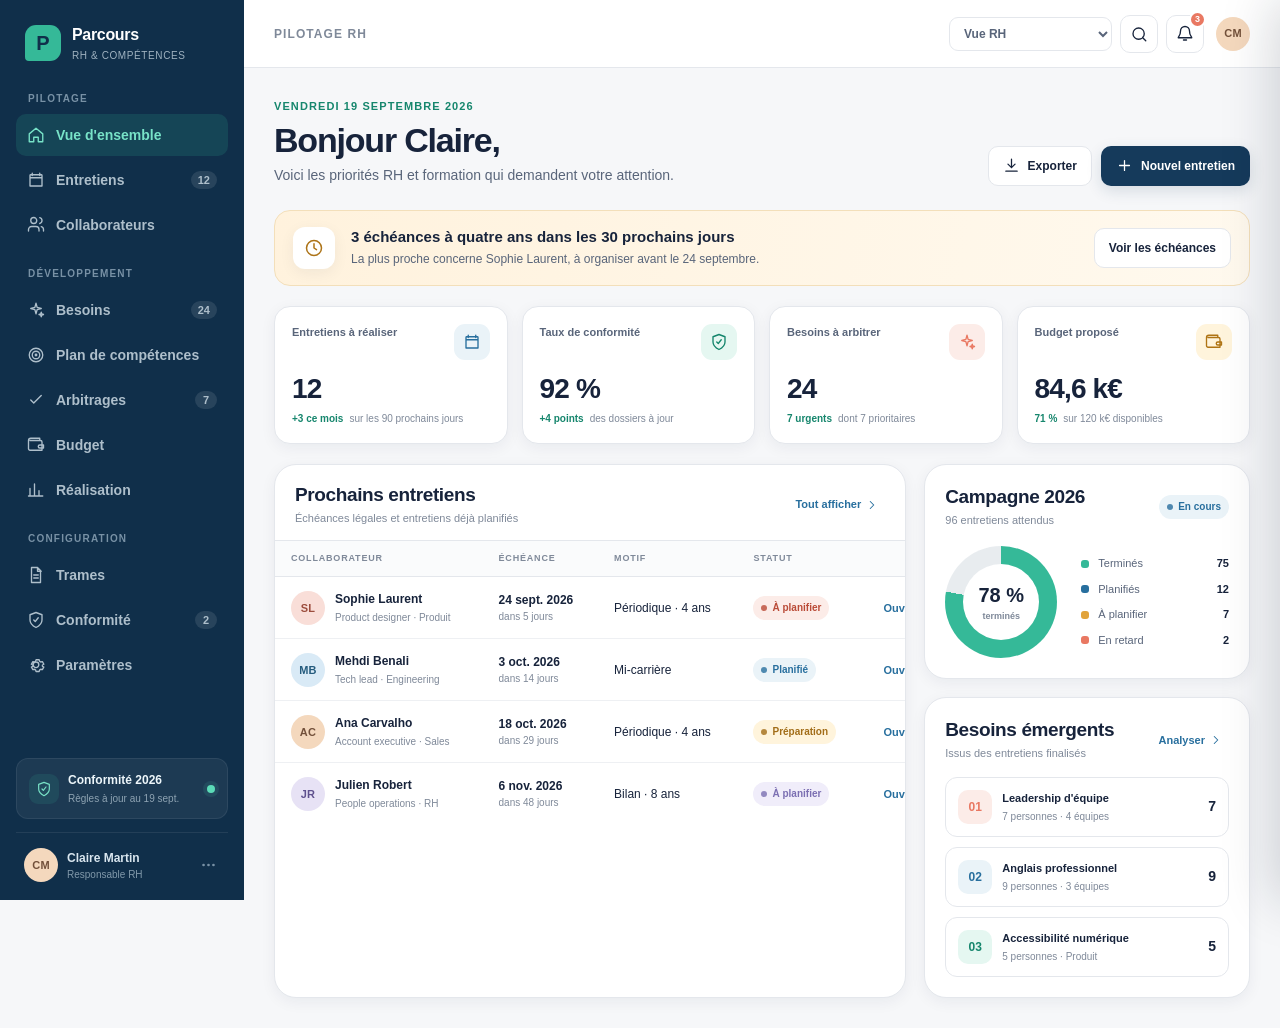
<file: index.html>
<!doctype html>
<html lang="fr">
<head>
  <meta charset="utf-8">
  <meta name="viewport" content="width=device-width, initial-scale=1">
  <meta name="description" content="Maquette interactive de gestion des entretiens de parcours professionnel et du plan de développement des compétences.">
  <title>Parcours RH — Maquette interactive</title>
  <link rel="stylesheet" href="styles.css">
</head>
<body>
  <a class="skip-link" href="#main-content">Aller au contenu</a>

  <svg class="svg-sprite" aria-hidden="true">
    <symbol id="i-home" viewBox="0 0 24 24"><path d="M3 10.5 12 3l9 7.5V21h-6v-6H9v6H3Z"/></symbol>
    <symbol id="i-calendar" viewBox="0 0 24 24"><path d="M7 3v3m10-3v3M4 9h16M5 5h14a1 1 0 0 1 1 1v14H4V6a1 1 0 0 1 1-1Z"/></symbol>
    <symbol id="i-users" viewBox="0 0 24 24"><path d="M16 20v-2a4 4 0 0 0-4-4H6a4 4 0 0 0-4 4v2m7-10a4 4 0 1 0 0-8 4 4 0 0 0 0 8Zm13 10v-2a4 4 0 0 0-3-3.87m-2-11.9a4 4 0 0 1 0 7.75"/></symbol>
    <symbol id="i-spark" viewBox="0 0 24 24"><path d="m12 3 1.5 5.5L19 10l-5.5 1.5L12 17l-1.5-5.5L5 10l5.5-1.5L12 3Zm7 12 .7 2.3L22 18l-2.3.7L19 21l-.7-2.3L16 18l2.3-.7L19 15Z"/></symbol>
    <symbol id="i-chart" viewBox="0 0 24 24"><path d="M4 20V10m6 10V4m6 16v-7m5 7H2"/></symbol>
    <symbol id="i-check" viewBox="0 0 24 24"><path d="m5 12 4 4L19 6"/></symbol>
    <symbol id="i-shield" viewBox="0 0 24 24"><path d="M12 22s8-4 8-10V5l-8-3-8 3v7c0 6 8 10 8 10Zm-3-10 2 2 4-5"/></symbol>
    <symbol id="i-settings" viewBox="0 0 24 24"><path d="M12 15.5A3.5 3.5 0 1 0 12 8a3.5 3.5 0 0 0 0 7.5Zm8.5-3.5 2-1-2-3.5-2.2.5a8 8 0 0 0-1.4-.8L16.2 5h-4.1l-.7 2.2a8 8 0 0 0-1.4.8l-2.2-.5-2 3.5 2 1v1.7l-2 1 2 3.5 2.2-.5c.4.3.9.6 1.4.8l.7 2.2h4.1l.7-2.2c.5-.2 1-.5 1.4-.8l2.2.5 2-3.5-2-1V12Z"/></symbol>
    <symbol id="i-arrow" viewBox="0 0 24 24"><path d="m9 18 6-6-6-6"/></symbol>
    <symbol id="i-search" viewBox="0 0 24 24"><path d="m21 21-4.4-4.4m2.4-5.1a7.5 7.5 0 1 1-15 0 7.5 7.5 0 0 1 15 0Z"/></symbol>
    <symbol id="i-bell" viewBox="0 0 24 24"><path d="M18 8a6 6 0 0 0-12 0c0 7-3 7-3 9h18c0-2-3-2-3-9Zm-8 12h4"/></symbol>
    <symbol id="i-plus" viewBox="0 0 24 24"><path d="M12 5v14M5 12h14"/></symbol>
    <symbol id="i-download" viewBox="0 0 24 24"><path d="M12 3v12m-5-5 5 5 5-5M4 20h16"/></symbol>
    <symbol id="i-filter" viewBox="0 0 24 24"><path d="M4 6h16M7 12h10m-7 6h4"/></symbol>
    <symbol id="i-more" viewBox="0 0 24 24"><circle cx="5" cy="12" r="1"/><circle cx="12" cy="12" r="1"/><circle cx="19" cy="12" r="1"/></symbol>
    <symbol id="i-doc" viewBox="0 0 24 24"><path d="M6 2h8l4 4v16H6Zm8 0v5h5M9 12h6m-6 4h6"/></symbol>
    <symbol id="i-wallet" viewBox="0 0 24 24"><path d="M4 6h14a2 2 0 0 1 2 2v11H4a2 2 0 0 1-2-2V6a3 3 0 0 1 3-3h12v3m0 6h5v4h-5a2 2 0 0 1 0-4Z"/></symbol>
    <symbol id="i-target" viewBox="0 0 24 24"><circle cx="12" cy="12" r="9"/><circle cx="12" cy="12" r="5"/><circle cx="12" cy="12" r="1"/></symbol>
    <symbol id="i-close" viewBox="0 0 24 24"><path d="m6 6 12 12M18 6 6 18"/></symbol>
    <symbol id="i-clock" viewBox="0 0 24 24"><circle cx="12" cy="12" r="9"/><path d="M12 7v5l3 2"/></symbol>
    <symbol id="i-menu" viewBox="0 0 24 24"><path d="M4 7h16M4 12h16M4 17h16"/></symbol>
  </svg>

  <div class="app-shell">
    <aside class="sidebar" id="sidebar" aria-label="Navigation principale">
      <div class="brand">
        <span class="brand-mark" aria-hidden="true">P</span>
        <span><strong>Parcours</strong><small>RH & Compétences</small></span>
      </div>
      <nav id="primary-nav"></nav>
      <div class="sidebar-note">
        <span class="note-icon"><svg><use href="#i-shield"/></svg></span>
        <div><strong>Conformité 2026</strong><small>Règles à jour au 19 sept.</small></div>
        <span class="status-dot" aria-label="À jour"></span>
      </div>
      <button class="profile-mini" type="button" data-action="profile">
        <span class="avatar avatar-sand">CM</span>
        <span><strong>Claire Martin</strong><small>Responsable RH</small></span>
        <svg><use href="#i-more"/></svg>
      </button>
    </aside>

    <div class="workspace">
      <header class="topbar">
        <button class="icon-button menu-button" type="button" id="menu-toggle" aria-label="Ouvrir le menu" aria-controls="sidebar" aria-expanded="false"><svg><use href="#i-menu"/></svg></button>
        <div class="context-label" id="context-label">Pilotage RH</div>
        <div class="topbar-actions">
          <label class="role-switcher">
            <span class="sr-only">Changer de rôle de démonstration</span>
            <select id="role-select">
              <option value="rh">Vue RH</option>
              <option value="employee">Vue collaborateur</option>
            </select>
          </label>
          <button class="icon-button" type="button" data-action="search" aria-label="Rechercher"><svg><use href="#i-search"/></svg></button>
          <button class="icon-button notification-button" type="button" data-action="notifications" aria-label="Notifications, 3 non lues"><svg><use href="#i-bell"/></svg><span>3</span></button>
          <span class="avatar avatar-sand top-avatar">CM</span>
        </div>
      </header>

      <main id="main-content" tabindex="-1"></main>
    </div>
  </div>

  <div class="drawer-backdrop" id="drawer-backdrop" hidden></div>
  <aside class="drawer" id="detail-drawer" aria-labelledby="drawer-title" aria-hidden="true">
    <button class="icon-button drawer-close" type="button" data-action="close-drawer" aria-label="Fermer"><svg><use href="#i-close"/></svg></button>
    <div id="drawer-content"></div>
  </aside>

  <div class="toast" id="toast" role="status" aria-live="polite" aria-atomic="true"></div>

  <script src="app.js"></script>
</body>
</html>
</file>
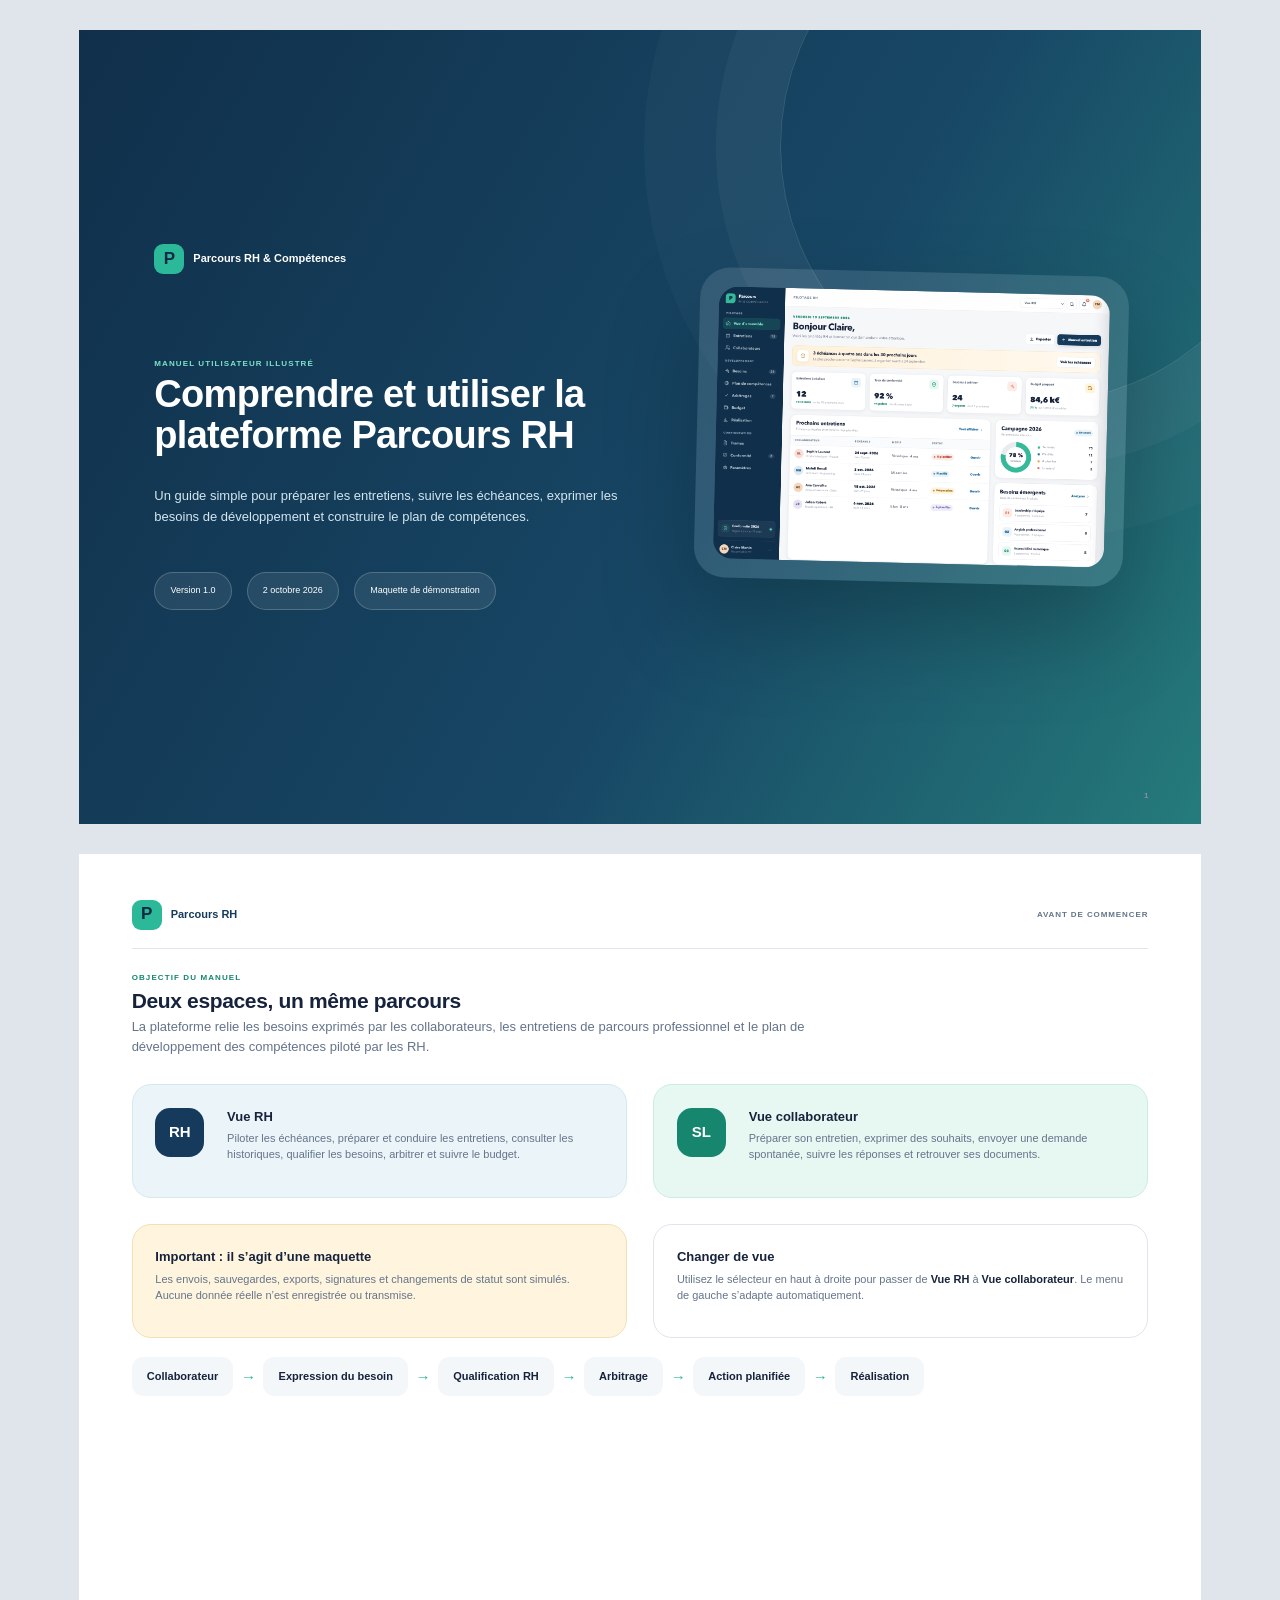
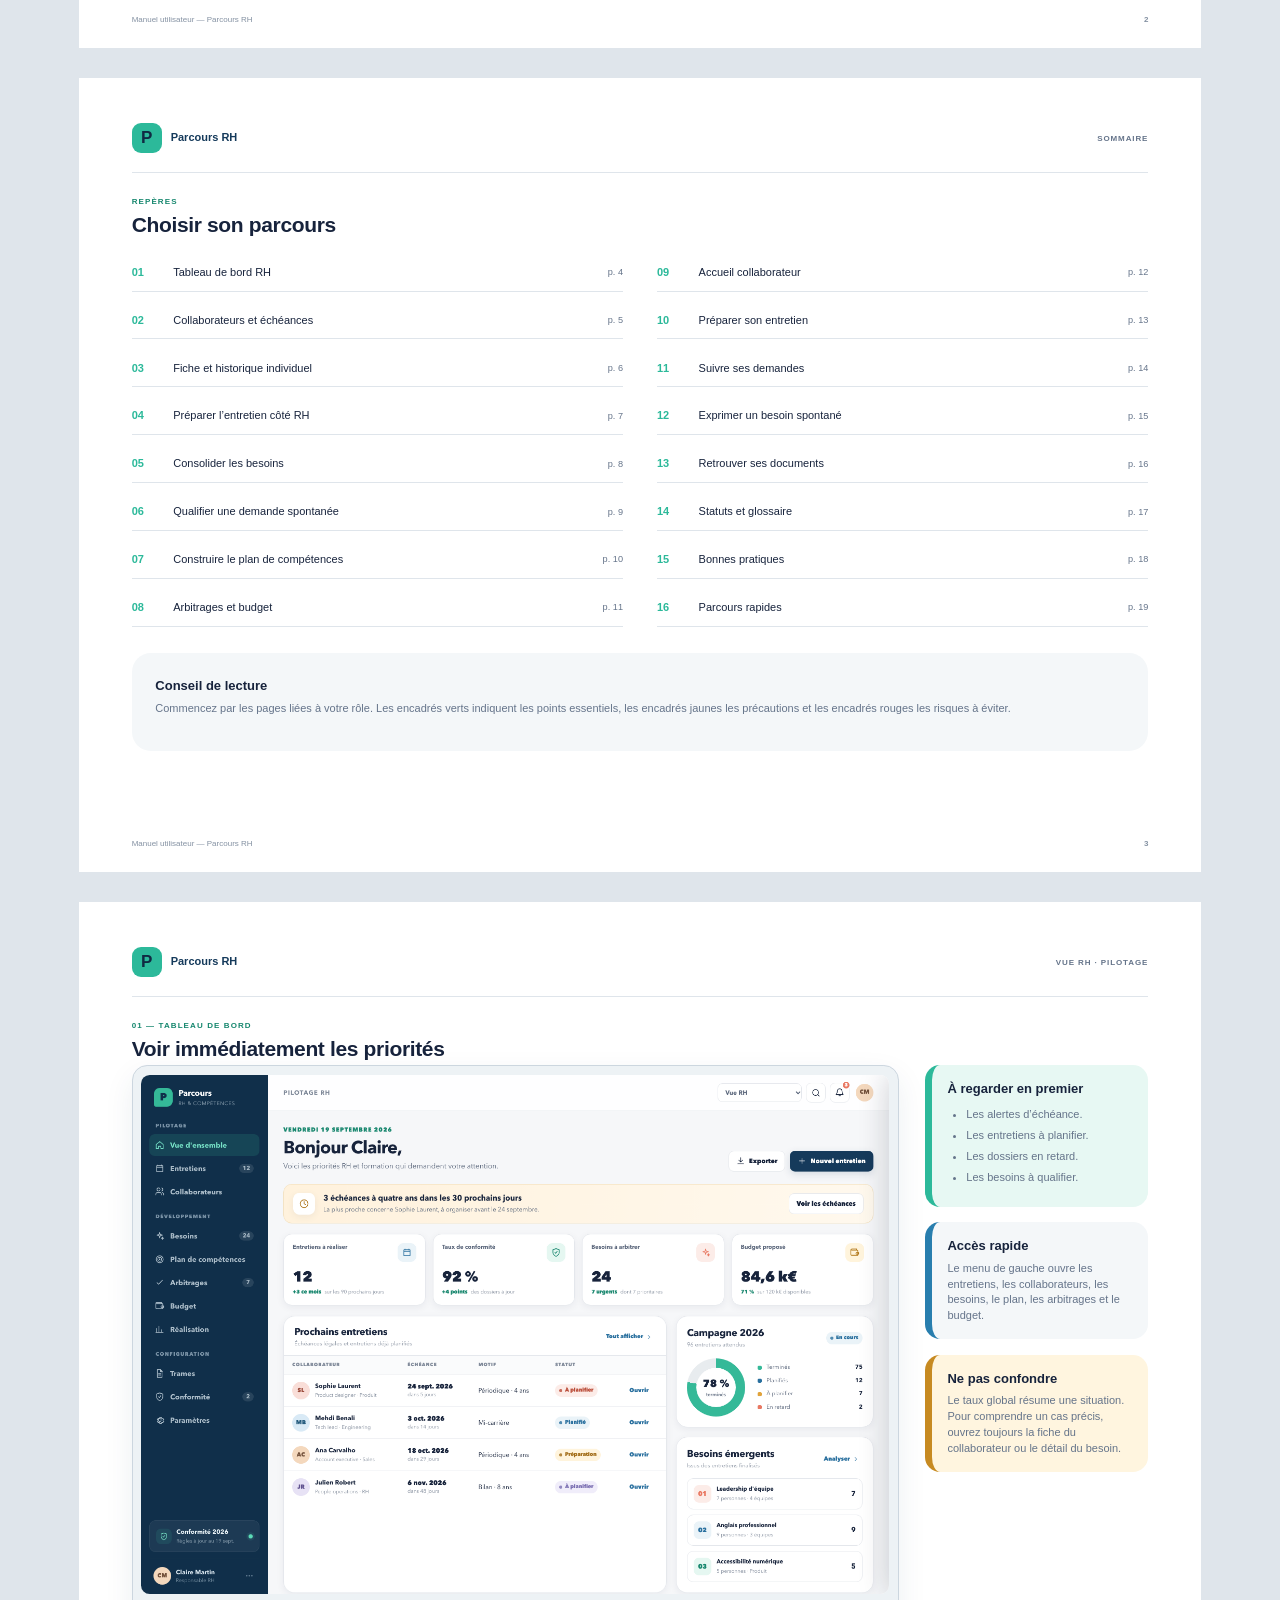
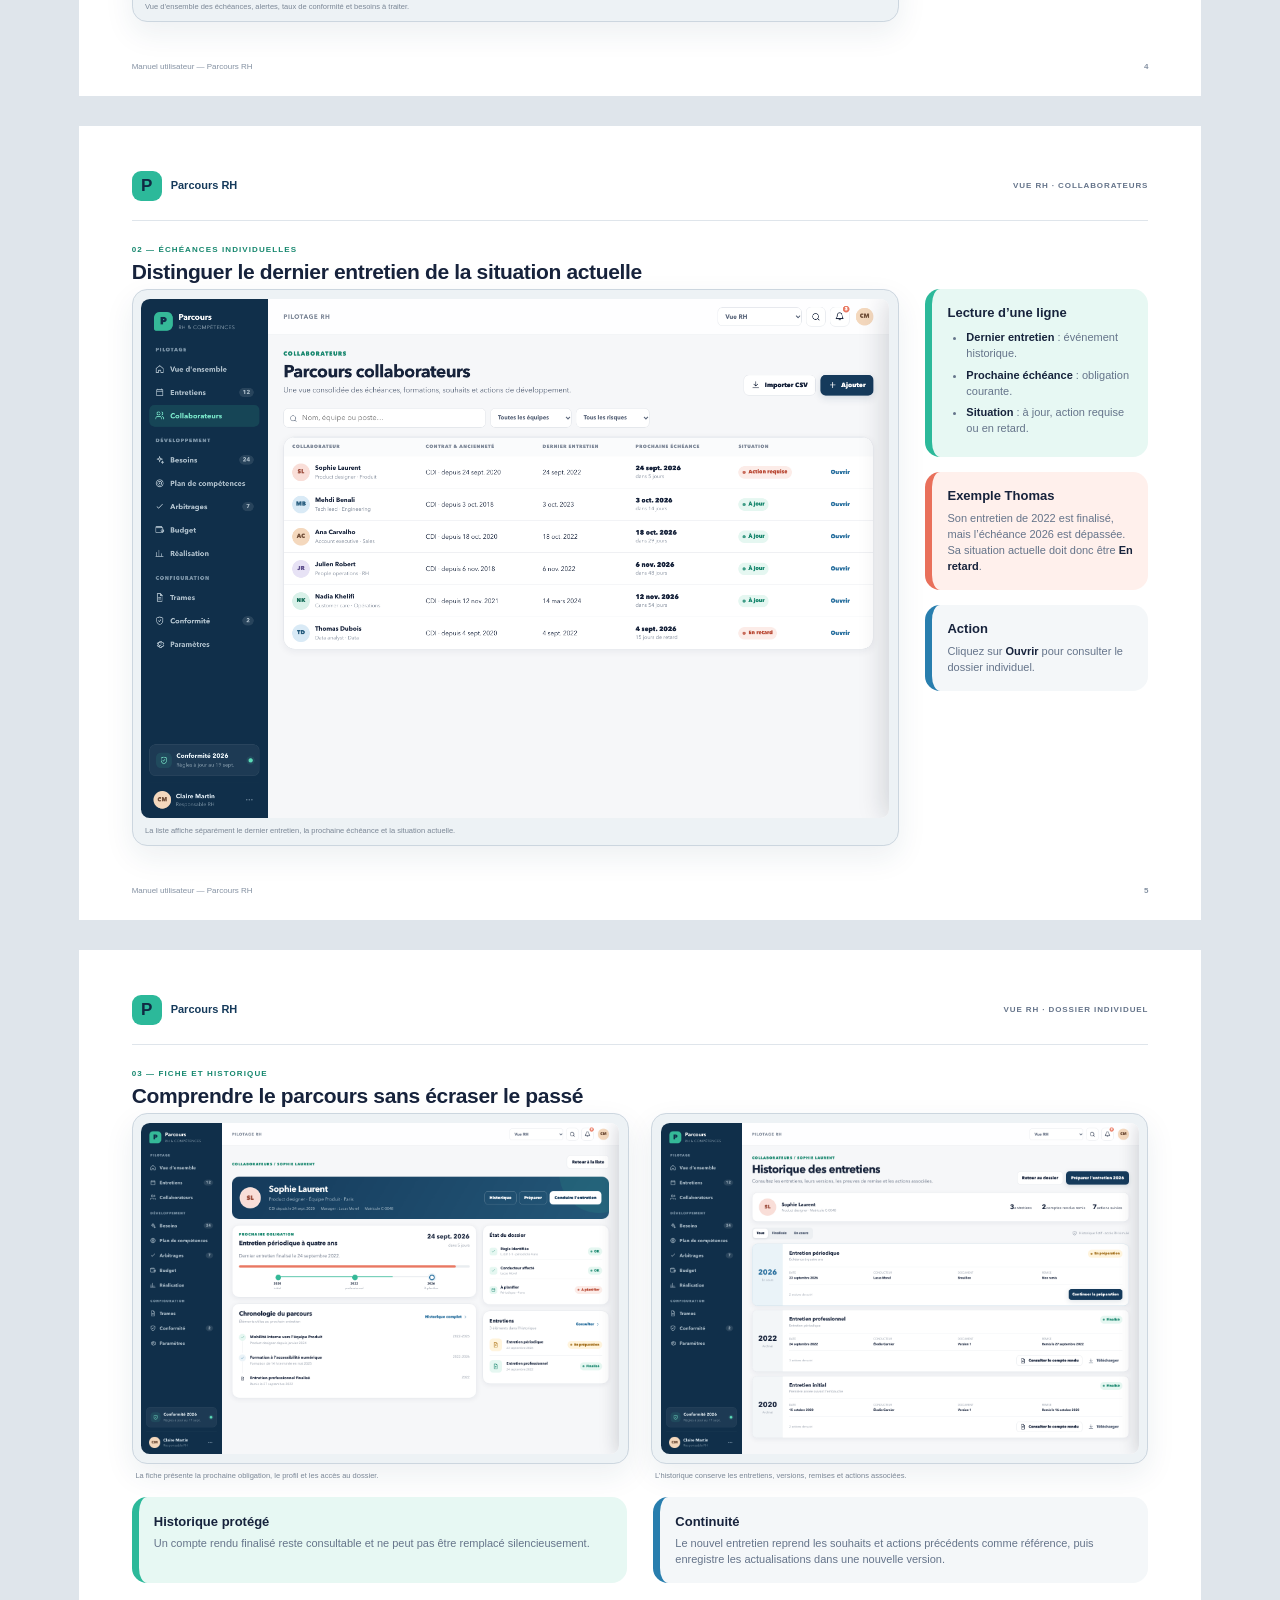
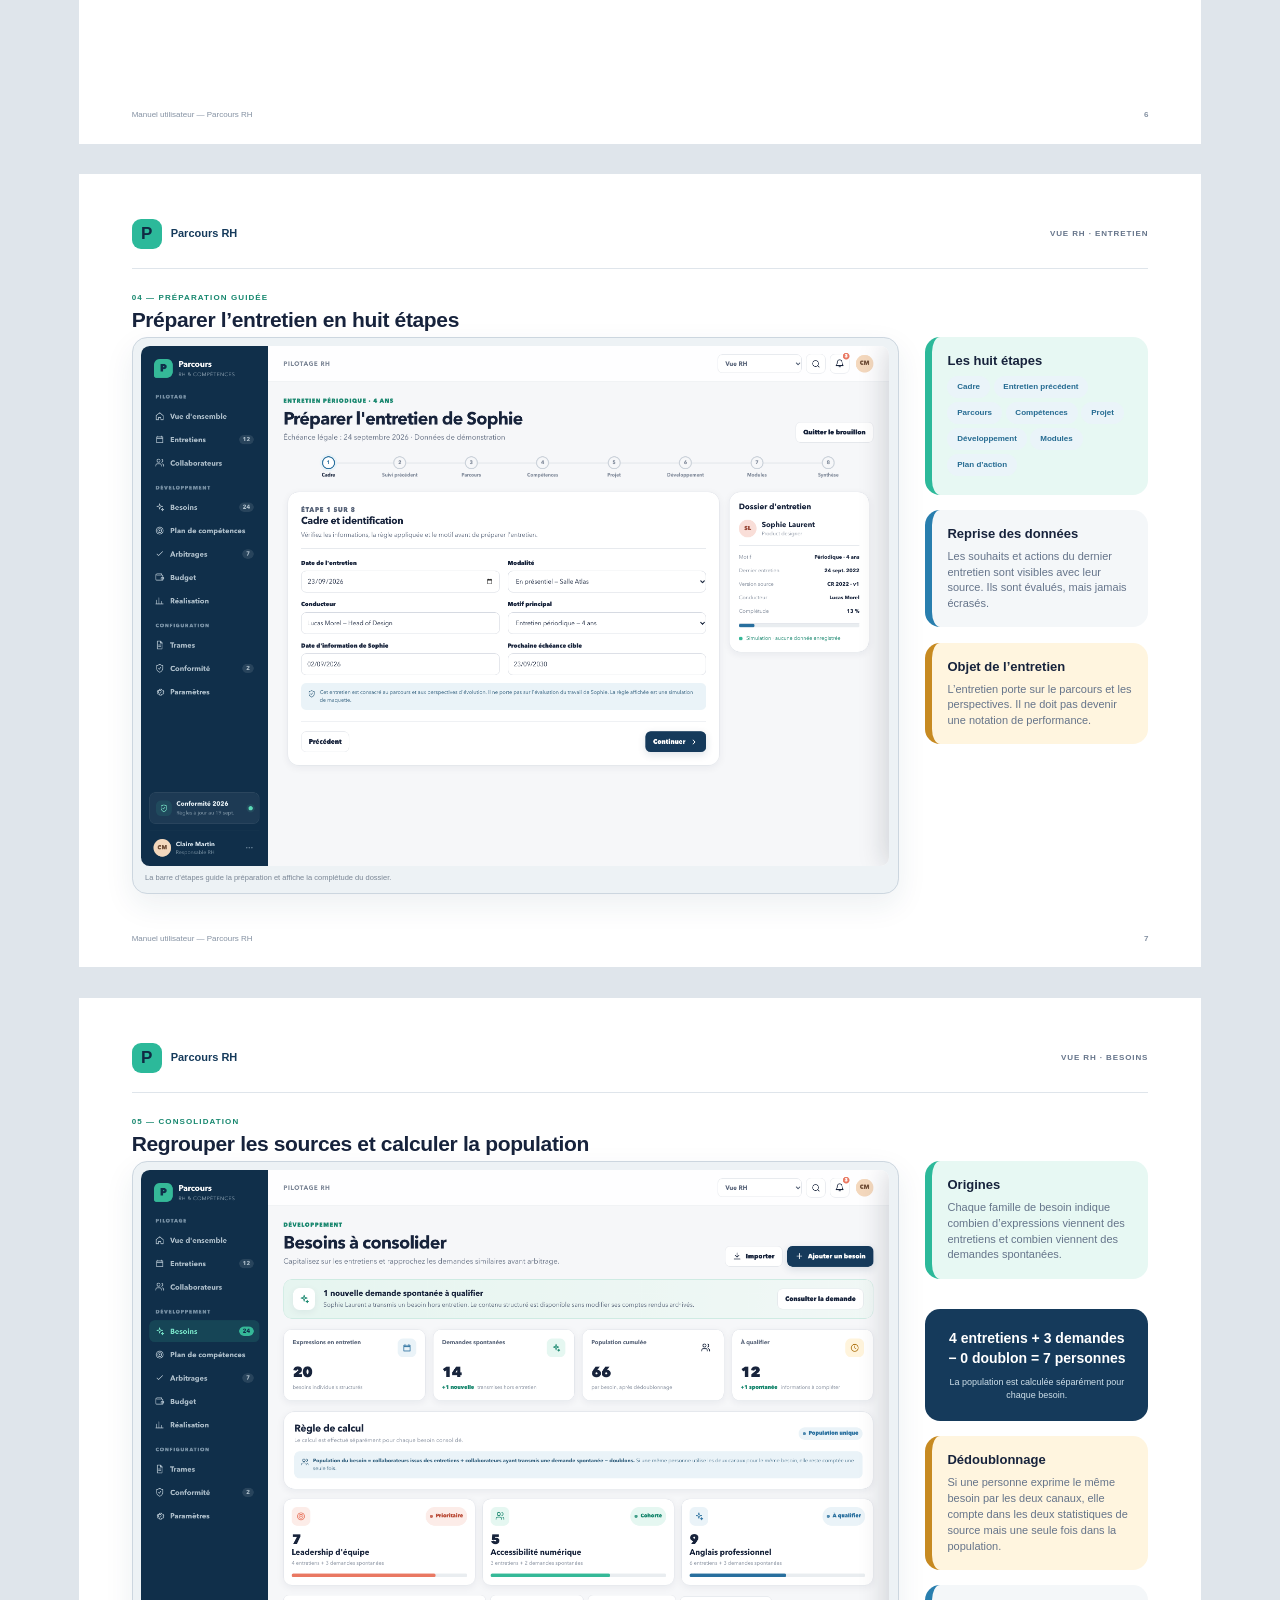
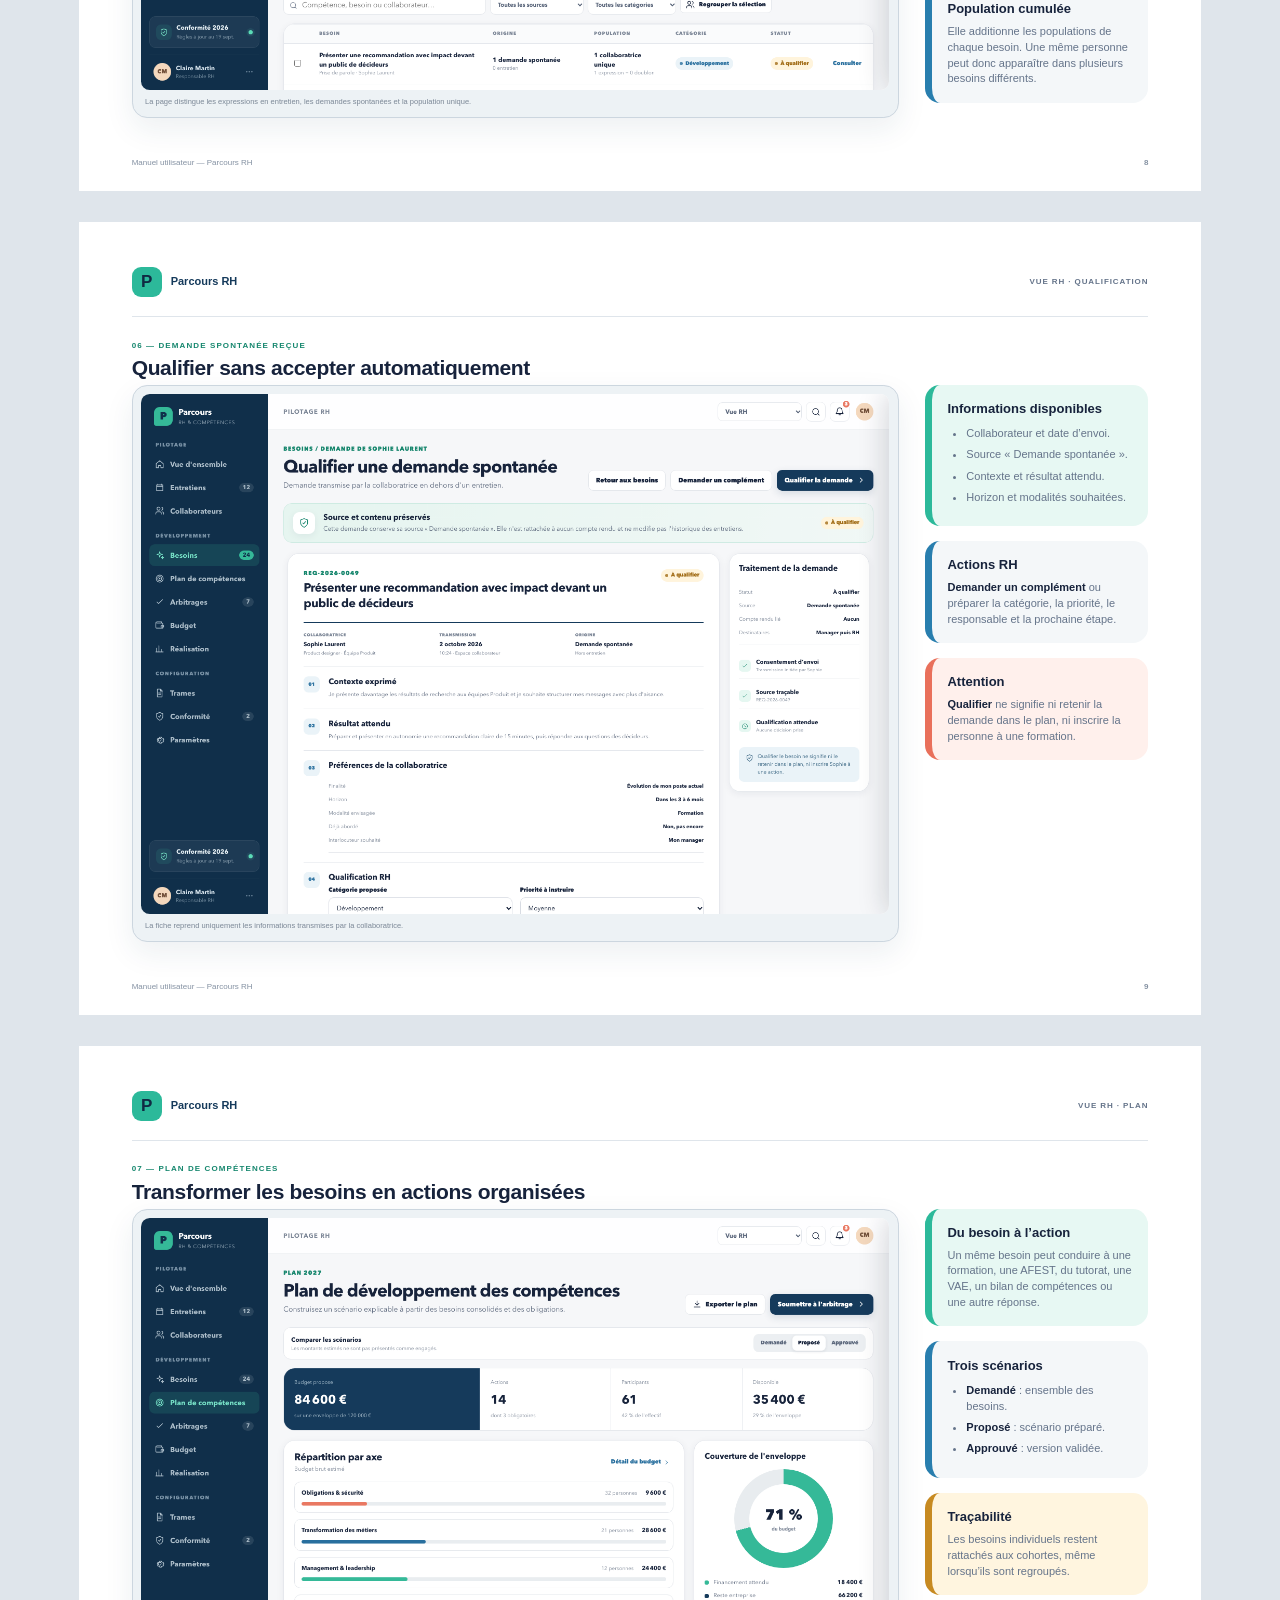
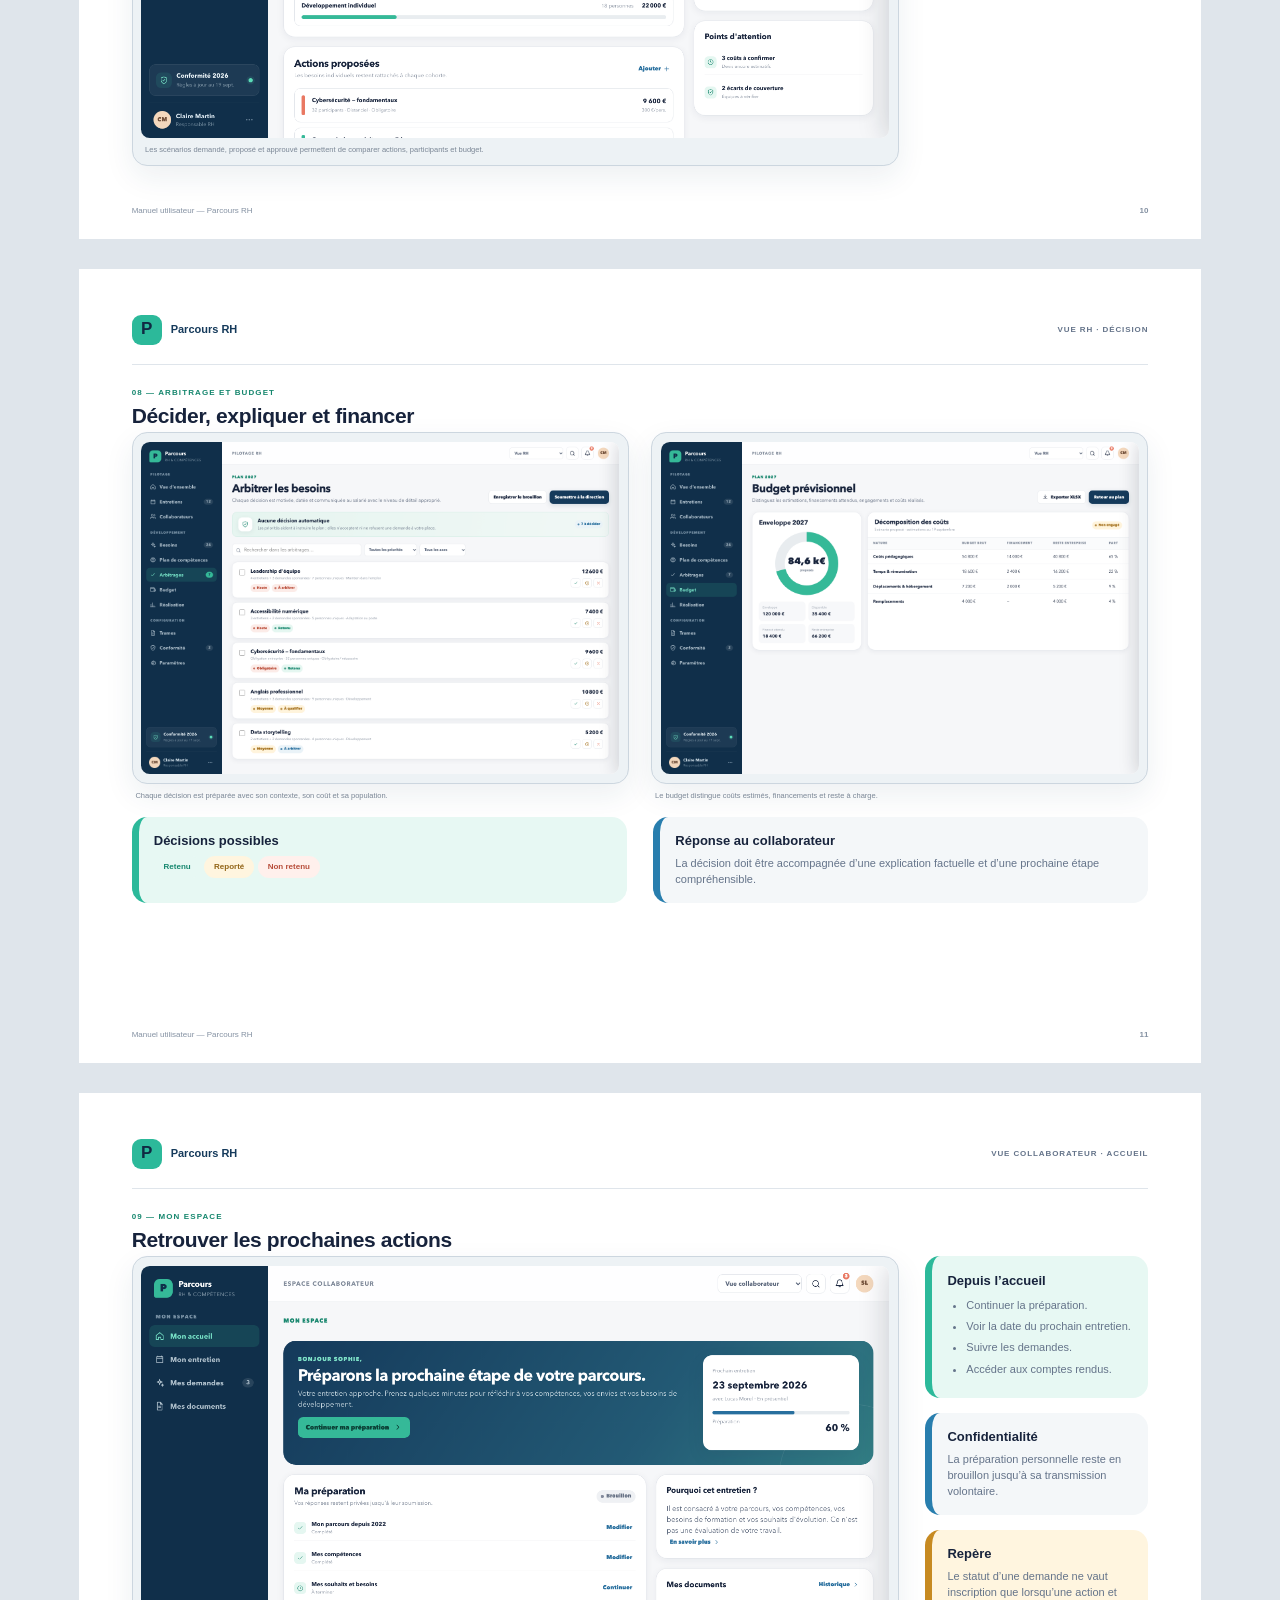
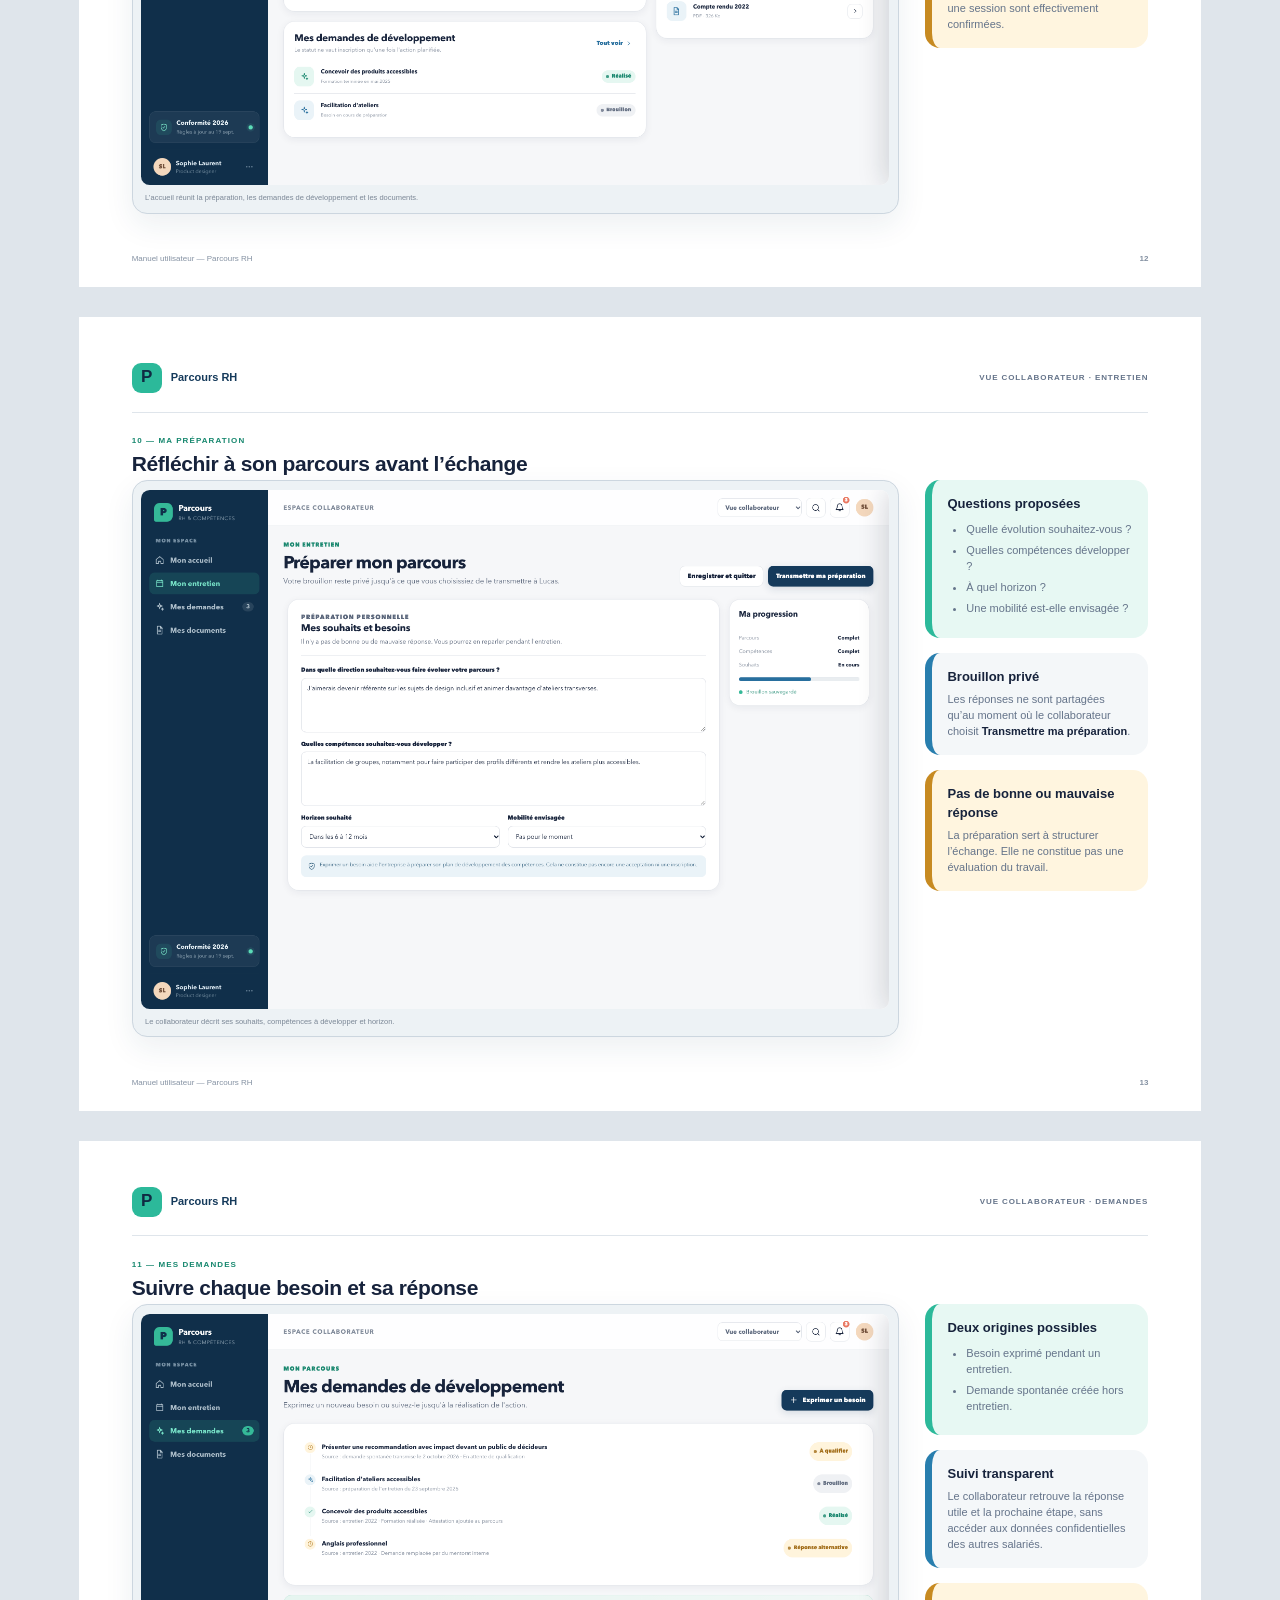
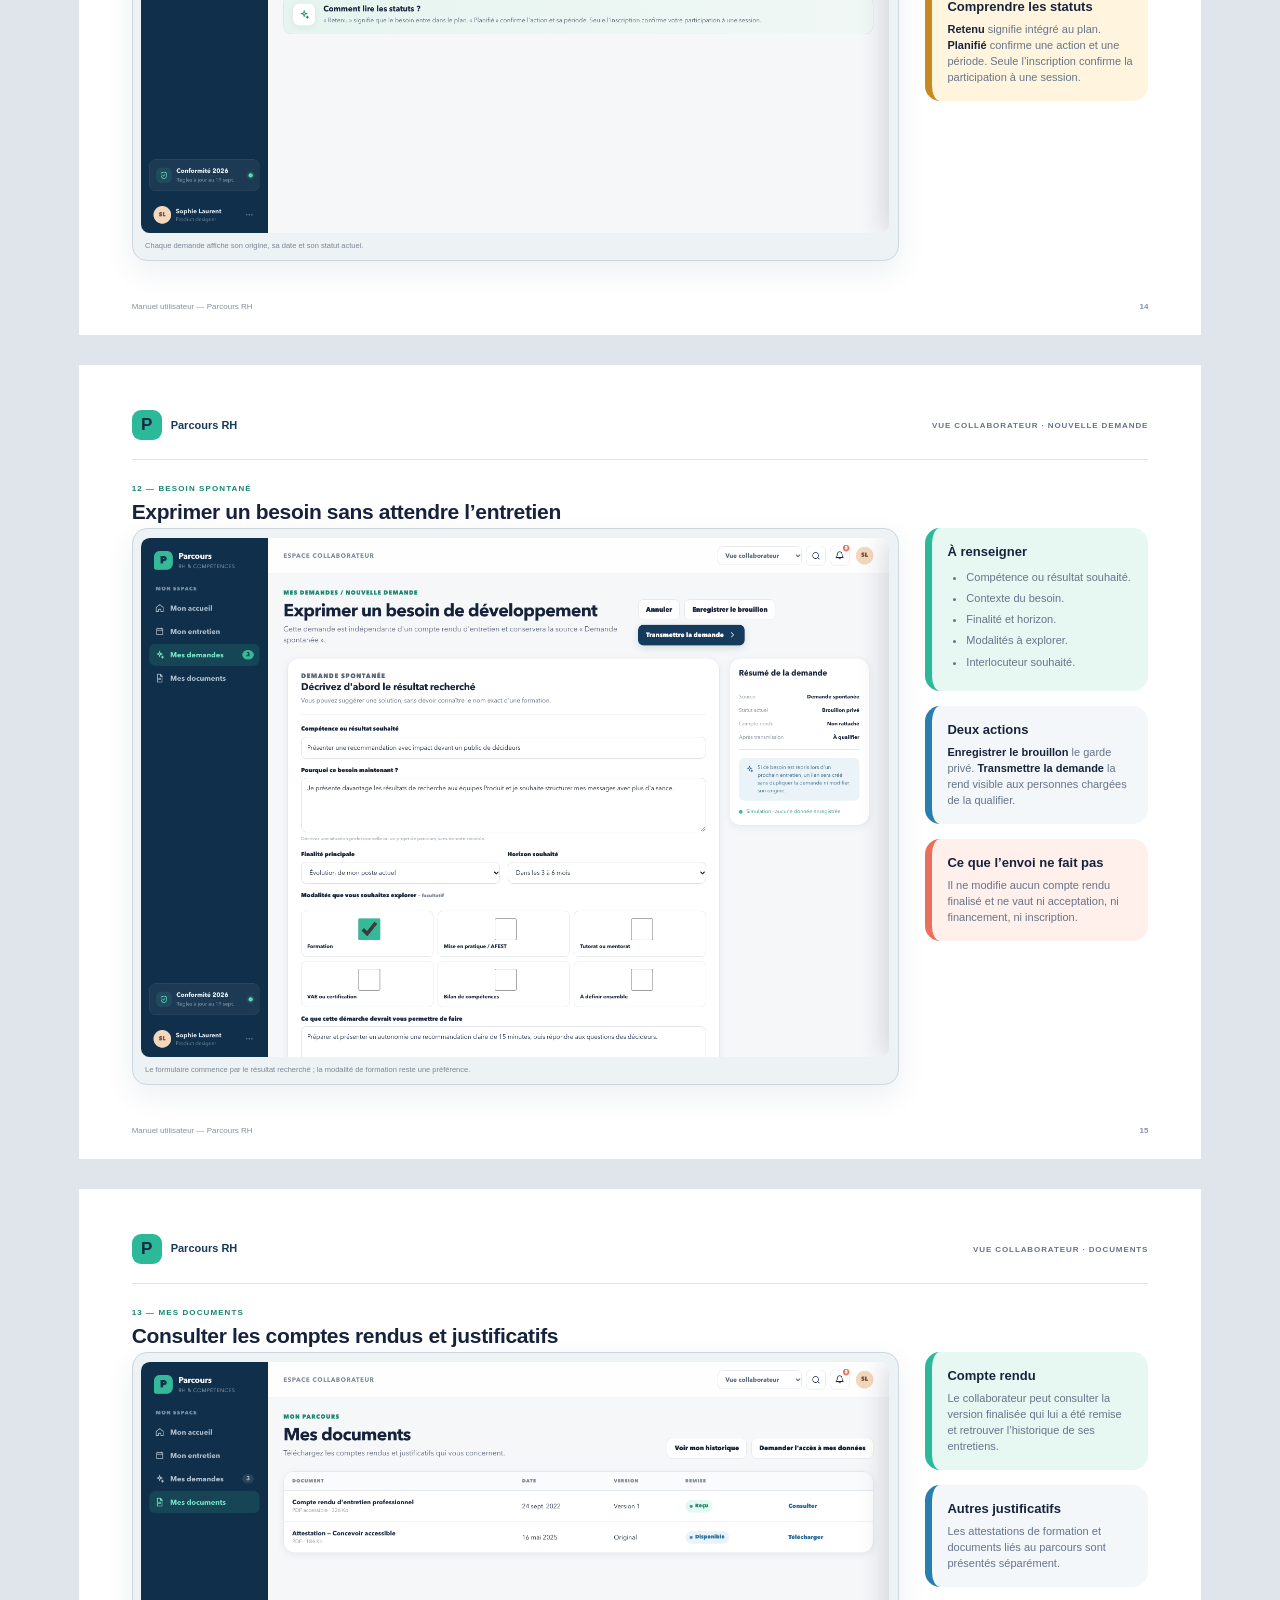
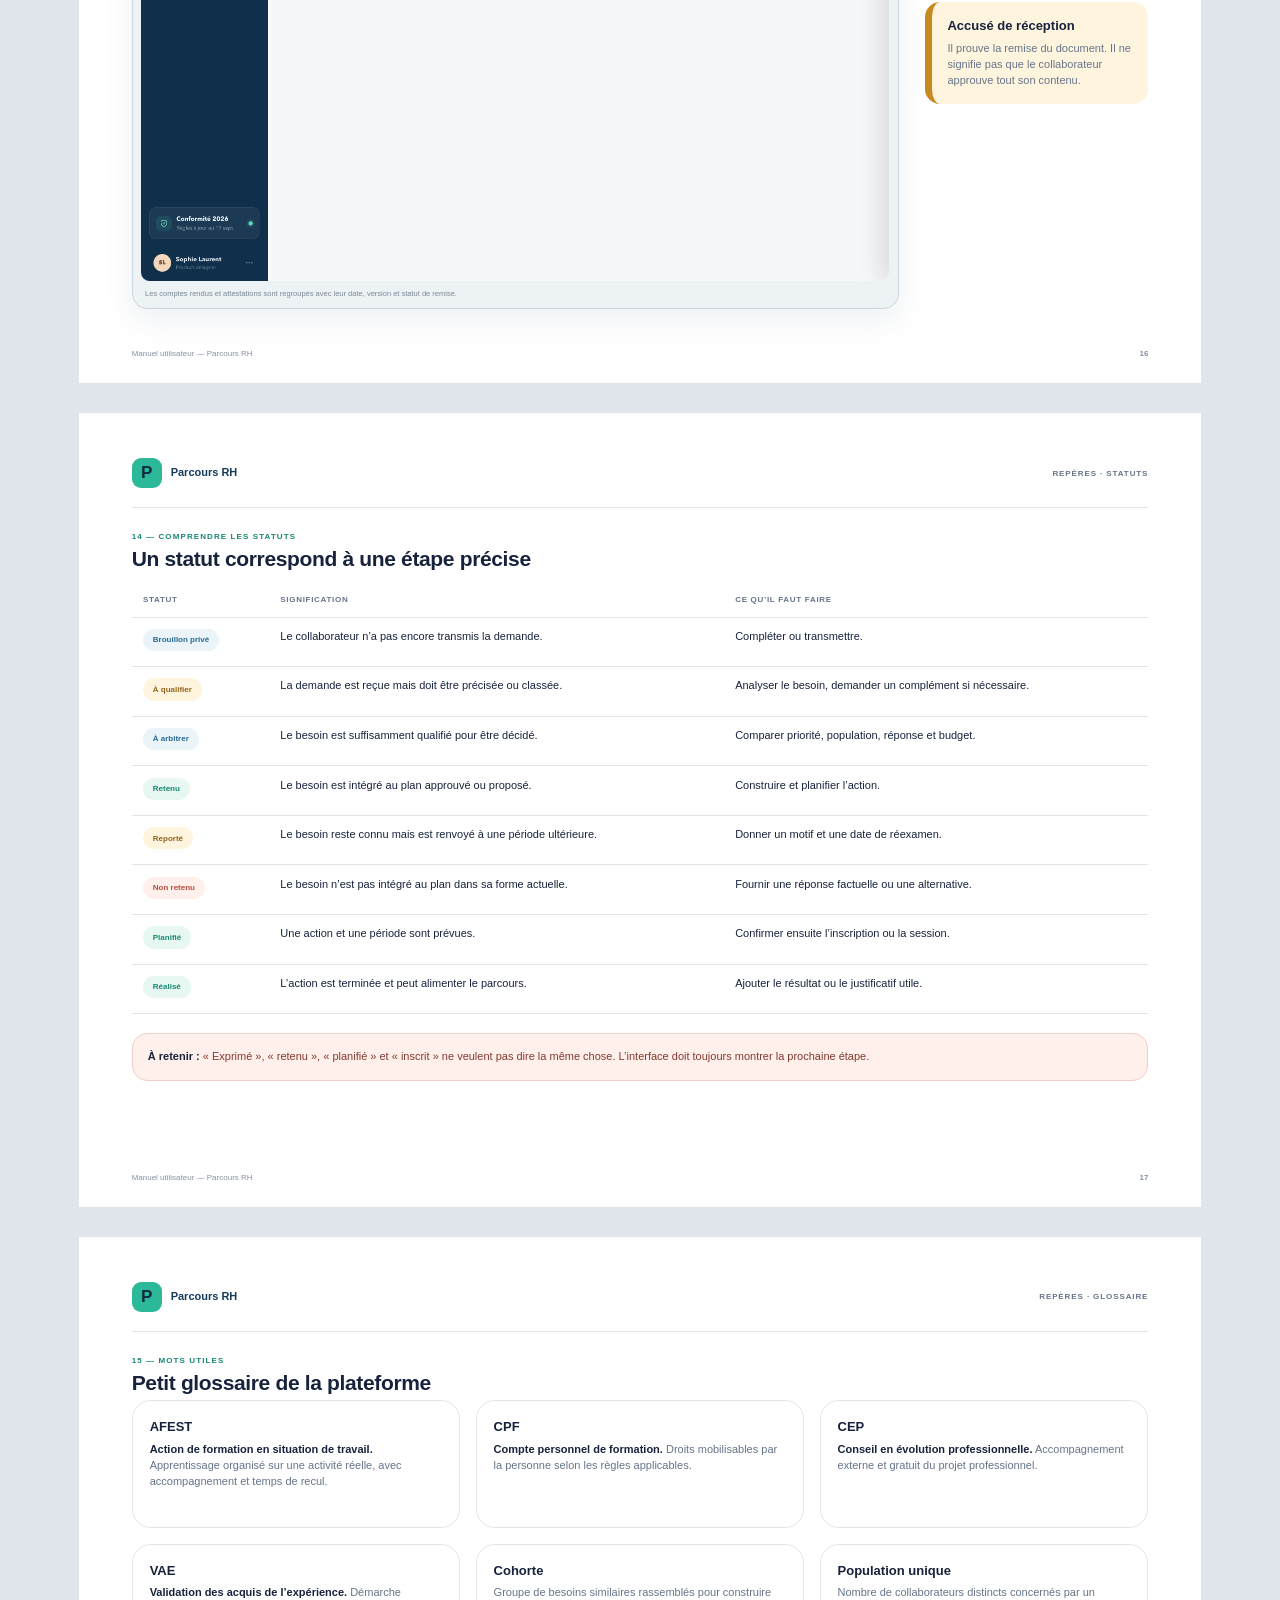
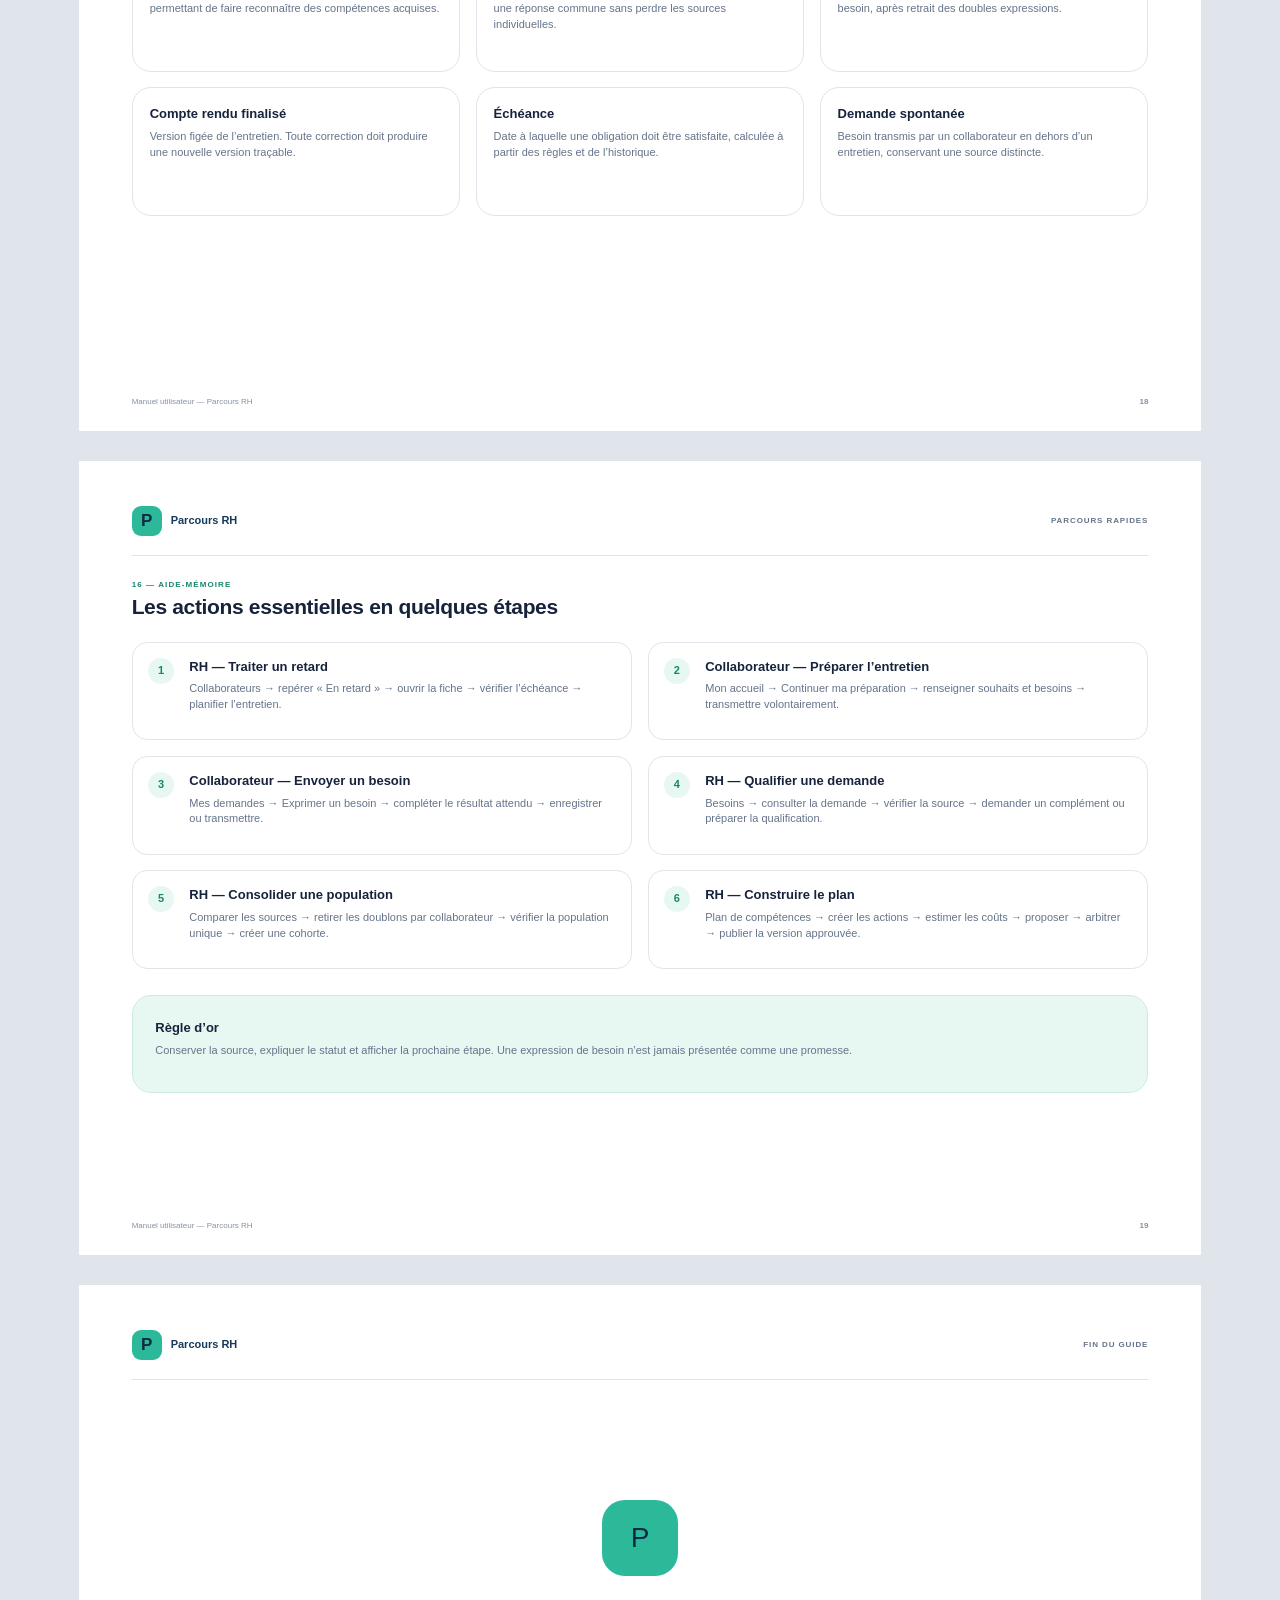
<file: documentation/manuel-utilisateur.html>
<!doctype html>
<html lang="fr">
<head>
  <meta charset="utf-8">
  <meta name="viewport" content="width=device-width, initial-scale=1">
  <title>Manuel utilisateur — Parcours RH</title>
  <style>
    :root {
      --navy:#153a5b;
      --navy-dark:#102a43;
      --ink:#17233c;
      --muted:#65748a;
      --line:#dfe5eb;
      --surface:#f4f7f9;
      --mint:#2cb99a;
      --mint-pale:#e7f8f3;
      --blue:#287eae;
      --blue-pale:#eaf4f9;
      --coral:#e9705b;
      --coral-pale:#fff0ec;
      --amber:#c78a21;
      --amber-pale:#fff5df;
      --white:#fff;
    }
    * { box-sizing:border-box; }
    html, body { margin:0; padding:0; background:#dfe5eb; color:var(--ink); font-family:Arial, Helvetica, sans-serif; }
    body { font-size:11px; line-height:1.45; }
    @page { size:A4 landscape; margin:0; }
    .page {
      position:relative;
      width:297mm;
      height:210mm;
      margin:8mm auto;
      padding:12mm 14mm 11mm;
      background:var(--white);
      overflow:hidden;
      page-break-after:always;
      break-after:page;
    }
    .page:last-child { page-break-after:auto; }
    .page::after {
      content:attr(data-page);
      position:absolute;
      right:14mm;
      bottom:6mm;
      color:#8491a2;
      font-size:8px;
      font-weight:700;
    }
    .page-footer {
      position:absolute;
      left:14mm;
      bottom:6mm;
      color:#8491a2;
      font-size:8px;
    }
    h1, h2, h3, p { margin-top:0; }
    h1 { font-size:30px; line-height:1.08; letter-spacing:-.7px; }
    h2 { font-size:21px; line-height:1.12; letter-spacing:-.35px; margin-bottom:5px; }
    h3 { font-size:13px; margin-bottom:5px; }
    p { color:var(--muted); }
    strong { color:var(--ink); }
    .eyebrow { margin:0 0 5px; color:#16876e; font-size:8px; font-weight:800; text-transform:uppercase; letter-spacing:1.1px; }
    .lead { font-size:13px; line-height:1.55; max-width:190mm; }
    .brand { display:flex; align-items:center; gap:9px; color:var(--navy); font-weight:800; }
    .brand-mark { width:30px; height:30px; display:grid; place-items:center; border-radius:9px; background:var(--mint); color:var(--navy-dark); font-size:17px; }
    .cover { padding:0; background:linear-gradient(120deg, #102f4a 0%, #174765 58%, #257b7b 100%); color:#fff; }
    .cover::before { content:""; position:absolute; width:135mm; height:135mm; border-radius:50%; right:-24mm; top:-37mm; border:1px solid rgba(255,255,255,.14); box-shadow:0 0 0 17mm rgba(255,255,255,.035), 0 0 0 36mm rgba(255,255,255,.025); }
    .cover-inner { height:100%; padding:20mm; display:grid; grid-template-columns:1.05fr .95fr; align-items:center; gap:18mm; }
    .cover .brand { color:#fff; margin-bottom:22mm; }
    .cover .brand-mark { color:var(--navy-dark); }
    .cover h1 { font-size:38px; max-width:135mm; margin-bottom:8mm; }
    .cover .lead { color:#d4e6ef; max-width:128mm; }
    .cover-meta { display:flex; flex-wrap:wrap; gap:4mm; margin-top:12mm; }
    .cover-meta span { padding:3mm 4mm; border:1px solid rgba(255,255,255,.2); background:rgba(255,255,255,.08); border-radius:20px; font-size:9px; }
    .cover-shot { padding:5mm; border-radius:8mm; background:rgba(255,255,255,.11); box-shadow:0 12mm 25mm rgba(0,0,0,.23); transform:rotate(1.4deg); }
    .cover-shot img { width:100%; display:block; border-radius:5mm; }
    .topline { display:flex; justify-content:space-between; align-items:center; padding-bottom:5mm; border-bottom:1px solid var(--line); margin-bottom:6mm; }
    .topline .section { color:var(--muted); font-size:8px; font-weight:800; text-transform:uppercase; letter-spacing:.9px; }
    .intro-grid { display:grid; grid-template-columns:1fr 1fr; gap:7mm; }
    .card { border:1px solid var(--line); border-radius:5mm; padding:6mm; background:#fff; }
    .card.soft { background:var(--surface); border-color:transparent; }
    .card.mint { background:var(--mint-pale); border-color:#ccece3; }
    .card.blue { background:var(--blue-pale); border-color:#d5e9f3; }
    .card.amber { background:var(--amber-pale); border-color:#f2dfb6; }
    .role-card { display:grid; grid-template-columns:15mm 1fr; gap:4mm; align-items:start; }
    .role-icon { width:13mm; height:13mm; display:grid; place-items:center; border-radius:4mm; background:var(--navy); color:#fff; font-size:15px; font-weight:800; }
    .steps { display:grid; gap:3mm; }
    .step { display:grid; grid-template-columns:8mm 1fr; gap:3mm; align-items:start; }
    .step b { width:7mm; height:7mm; display:grid; place-items:center; border-radius:50%; background:var(--navy); color:#fff; font-size:8px; }
    .step p { margin:0; }
    .toc { display:grid; grid-template-columns:1fr 1fr; gap:3mm 9mm; margin-top:5mm; }
    .toc div { display:grid; grid-template-columns:9mm 1fr auto; align-items:center; gap:2mm; padding:2.6mm 0; border-bottom:1px solid var(--line); }
    .toc b { color:var(--mint); }
    .toc small { color:var(--muted); }
    .manual-layout { display:grid; grid-template-columns:minmax(0, 1fr) 59mm; gap:7mm; align-items:start; }
    .screenshot-frame { border:1px solid #ccd6df; border-radius:4mm; padding:2.3mm; background:#edf2f5; box-shadow:0 3mm 8mm rgba(21,58,91,.08); }
    .screenshot-frame img { display:block; width:100%; max-height:145mm; object-fit:contain; object-position:top left; border-radius:2.3mm; background:white; }
    .caption { margin:2mm 1mm 0; color:#7b8796; font-size:7.5px; }
    .notes { display:grid; gap:4mm; }
    .note { padding:4mm; border-radius:4mm; background:var(--surface); border-left:2mm solid var(--blue); }
    .note.mint { background:var(--mint-pale); border-color:var(--mint); }
    .note.coral { background:var(--coral-pale); border-color:var(--coral); }
    .note.amber { background:var(--amber-pale); border-color:var(--amber); }
    .note p:last-child, .note ul:last-child { margin-bottom:0; }
    ul { margin:2mm 0 0; padding-left:5mm; color:var(--muted); }
    li { margin-bottom:1.4mm; }
    .pill { display:inline-block; margin:0 1mm 1mm 0; padding:1.4mm 2.6mm; border-radius:15px; background:var(--blue-pale); color:#246a91; font-size:8px; font-weight:700; }
    .pill.mint { background:var(--mint-pale); color:#16876e; }
    .pill.coral { background:var(--coral-pale); color:#b74d3a; }
    .pill.amber { background:var(--amber-pale); color:#926417; }
    .two-shots { display:grid; grid-template-columns:1fr 1fr; gap:6mm; }
    .two-shots .screenshot-frame img { max-height:128mm; }
    .flow { display:flex; gap:2mm; align-items:center; flex-wrap:wrap; margin-top:5mm; }
    .flow span { padding:3mm 4mm; border-radius:3mm; background:var(--surface); font-weight:700; }
    .flow i { color:var(--mint); font-size:15px; font-style:normal; font-weight:800; }
    .formula { margin-top:4mm; padding:5mm; border-radius:4mm; background:var(--navy); color:#fff; text-align:center; font-size:14px; font-weight:800; }
    .formula small { display:block; color:#cfe0ea; font-size:9px; font-weight:500; margin-top:2mm; }
    .glossary { display:grid; grid-template-columns:1fr 1fr 1fr; gap:4mm; }
    .glossary .card { min-height:34mm; padding:4.5mm; }
    .status-table { width:100%; border-collapse:collapse; margin-top:3mm; }
    .status-table th, .status-table td { padding:3mm; border-bottom:1px solid var(--line); text-align:left; vertical-align:top; }
    .status-table th { color:var(--muted); font-size:8px; text-transform:uppercase; letter-spacing:.7px; }
    .check-grid { display:grid; grid-template-columns:1fr 1fr; gap:4mm; }
    .check { display:grid; grid-template-columns:8mm 1fr; gap:3mm; padding:4mm; border:1px solid var(--line); border-radius:4mm; }
    .check b { width:7mm; height:7mm; display:grid; place-items:center; border-radius:50%; background:var(--mint-pale); color:#16876e; }
    .warning { padding:4mm; border-radius:4mm; background:var(--coral-pale); color:#82392e; border:1px solid #f3ccc4; }
    @media print {
      html, body { background:#fff; }
      .page { margin:0; }
      * { -webkit-print-color-adjust:exact !important; print-color-adjust:exact !important; }
    }
  </style>
</head>
<body>
  <section class="page cover" data-page="1">
    <div class="cover-inner">
      <div>
        <div class="brand"><span class="brand-mark">P</span><span>Parcours RH & Compétences</span></div>
        <p class="eyebrow" style="color:#7ee2c8">Manuel utilisateur illustré</p>
        <h1>Comprendre et utiliser la plateforme Parcours RH</h1>
        <p class="lead">Un guide simple pour préparer les entretiens, suivre les échéances, exprimer les besoins de développement et construire le plan de compétences.</p>
        <div class="cover-meta"><span>Version 1.0</span><span>2 octobre 2026</span><span>Maquette de démonstration</span></div>
      </div>
      <div class="cover-shot"><img src="captures/01-dashboard.png" alt="Tableau de bord RH de la plateforme"></div>
    </div>
  </section>

  <section class="page" data-page="2">
    <div class="topline"><div class="brand"><span class="brand-mark">P</span><span>Parcours RH</span></div><span class="section">Avant de commencer</span></div>
    <p class="eyebrow">Objectif du manuel</p>
    <h2>Deux espaces, un même parcours</h2>
    <p class="lead">La plateforme relie les besoins exprimés par les collaborateurs, les entretiens de parcours professionnel et le plan de développement des compétences piloté par les RH.</p>
    <div class="intro-grid" style="margin-top:7mm">
      <div class="card blue role-card"><div class="role-icon">RH</div><div><h3>Vue RH</h3><p>Piloter les échéances, préparer et conduire les entretiens, consulter les historiques, qualifier les besoins, arbitrer et suivre le budget.</p></div></div>
      <div class="card mint role-card"><div class="role-icon" style="background:#17866f">SL</div><div><h3>Vue collaborateur</h3><p>Préparer son entretien, exprimer des souhaits, envoyer une demande spontanée, suivre les réponses et retrouver ses documents.</p></div></div>
      <div class="card amber"><h3>Important : il s’agit d’une maquette</h3><p>Les envois, sauvegardes, exports, signatures et changements de statut sont simulés. Aucune donnée réelle n’est enregistrée ou transmise.</p></div>
      <div class="card"><h3>Changer de vue</h3><p>Utilisez le sélecteur en haut à droite pour passer de <strong>Vue RH</strong> à <strong>Vue collaborateur</strong>. Le menu de gauche s’adapte automatiquement.</p></div>
    </div>
    <div class="flow"><span>Collaborateur</span><i>→</i><span>Expression du besoin</span><i>→</i><span>Qualification RH</span><i>→</i><span>Arbitrage</span><i>→</i><span>Action planifiée</span><i>→</i><span>Réalisation</span></div>
    <span class="page-footer">Manuel utilisateur — Parcours RH</span>
  </section>

  <section class="page" data-page="3">
    <div class="topline"><div class="brand"><span class="brand-mark">P</span><span>Parcours RH</span></div><span class="section">Sommaire</span></div>
    <p class="eyebrow">Repères</p><h2>Choisir son parcours</h2>
    <div class="toc">
      <div><b>01</b><span>Tableau de bord RH</span><small>p. 4</small></div>
      <div><b>09</b><span>Accueil collaborateur</span><small>p. 12</small></div>
      <div><b>02</b><span>Collaborateurs et échéances</span><small>p. 5</small></div>
      <div><b>10</b><span>Préparer son entretien</span><small>p. 13</small></div>
      <div><b>03</b><span>Fiche et historique individuel</span><small>p. 6</small></div>
      <div><b>11</b><span>Suivre ses demandes</span><small>p. 14</small></div>
      <div><b>04</b><span>Préparer l’entretien côté RH</span><small>p. 7</small></div>
      <div><b>12</b><span>Exprimer un besoin spontané</span><small>p. 15</small></div>
      <div><b>05</b><span>Consolider les besoins</span><small>p. 8</small></div>
      <div><b>13</b><span>Retrouver ses documents</span><small>p. 16</small></div>
      <div><b>06</b><span>Qualifier une demande spontanée</span><small>p. 9</small></div>
      <div><b>14</b><span>Statuts et glossaire</span><small>p. 17</small></div>
      <div><b>07</b><span>Construire le plan de compétences</span><small>p. 10</small></div>
      <div><b>15</b><span>Bonnes pratiques</span><small>p. 18</small></div>
      <div><b>08</b><span>Arbitrages et budget</span><small>p. 11</small></div>
      <div><b>16</b><span>Parcours rapides</span><small>p. 19</small></div>
    </div>
    <div class="card soft" style="margin-top:7mm"><h3>Conseil de lecture</h3><p>Commencez par les pages liées à votre rôle. Les encadrés verts indiquent les points essentiels, les encadrés jaunes les précautions et les encadrés rouges les risques à éviter.</p></div>
    <span class="page-footer">Manuel utilisateur — Parcours RH</span>
  </section>

  <section class="page" data-page="4">
    <div class="topline"><div class="brand"><span class="brand-mark">P</span><span>Parcours RH</span></div><span class="section">Vue RH · Pilotage</span></div>
    <p class="eyebrow">01 — Tableau de bord</p><h2>Voir immédiatement les priorités</h2>
    <div class="manual-layout">
      <div><div class="screenshot-frame"><img src="captures/01-dashboard.png" alt="Tableau de bord RH"><div class="caption">Vue d’ensemble des échéances, alertes, taux de conformité et besoins à traiter.</div></div></div>
      <aside class="notes">
        <div class="note mint"><h3>À regarder en premier</h3><ul><li>Les alertes d’échéance.</li><li>Les entretiens à planifier.</li><li>Les dossiers en retard.</li><li>Les besoins à qualifier.</li></ul></div>
        <div class="note"><h3>Accès rapide</h3><p>Le menu de gauche ouvre les entretiens, les collaborateurs, les besoins, le plan, les arbitrages et le budget.</p></div>
        <div class="note amber"><h3>Ne pas confondre</h3><p>Le taux global résume une situation. Pour comprendre un cas précis, ouvrez toujours la fiche du collaborateur ou le détail du besoin.</p></div>
      </aside>
    </div>
    <span class="page-footer">Manuel utilisateur — Parcours RH</span>
  </section>

  <section class="page" data-page="5">
    <div class="topline"><div class="brand"><span class="brand-mark">P</span><span>Parcours RH</span></div><span class="section">Vue RH · Collaborateurs</span></div>
    <p class="eyebrow">02 — Échéances individuelles</p><h2>Distinguer le dernier entretien de la situation actuelle</h2>
    <div class="manual-layout">
      <div><div class="screenshot-frame"><img src="captures/02-collaborateurs.png" alt="Liste des collaborateurs"><div class="caption">La liste affiche séparément le dernier entretien, la prochaine échéance et la situation actuelle.</div></div></div>
      <aside class="notes">
        <div class="note mint"><h3>Lecture d’une ligne</h3><ul><li><strong>Dernier entretien</strong> : événement historique.</li><li><strong>Prochaine échéance</strong> : obligation courante.</li><li><strong>Situation</strong> : à jour, action requise ou en retard.</li></ul></div>
        <div class="note coral"><h3>Exemple Thomas</h3><p>Son entretien de 2022 est finalisé, mais l’échéance 2026 est dépassée. Sa situation actuelle doit donc être <strong>En retard</strong>.</p></div>
        <div class="note"><h3>Action</h3><p>Cliquez sur <strong>Ouvrir</strong> pour consulter le dossier individuel.</p></div>
      </aside>
    </div>
    <span class="page-footer">Manuel utilisateur — Parcours RH</span>
  </section>

  <section class="page" data-page="6">
    <div class="topline"><div class="brand"><span class="brand-mark">P</span><span>Parcours RH</span></div><span class="section">Vue RH · Dossier individuel</span></div>
    <p class="eyebrow">03 — Fiche et historique</p><h2>Comprendre le parcours sans écraser le passé</h2>
    <div class="two-shots">
      <div><div class="screenshot-frame"><img src="captures/03-fiche-collaborateur.png" alt="Fiche d’un collaborateur"></div><p class="caption">La fiche présente la prochaine obligation, le profil et les accès au dossier.</p></div>
      <div><div class="screenshot-frame"><img src="captures/04-historique-entretiens.png" alt="Historique des entretiens"></div><p class="caption">L’historique conserve les entretiens, versions, remises et actions associées.</p></div>
    </div>
    <div class="intro-grid" style="margin-top:4mm">
      <div class="note mint"><h3>Historique protégé</h3><p>Un compte rendu finalisé reste consultable et ne peut pas être remplacé silencieusement.</p></div>
      <div class="note"><h3>Continuité</h3><p>Le nouvel entretien reprend les souhaits et actions précédents comme référence, puis enregistre les actualisations dans une nouvelle version.</p></div>
    </div>
    <span class="page-footer">Manuel utilisateur — Parcours RH</span>
  </section>

  <section class="page" data-page="7">
    <div class="topline"><div class="brand"><span class="brand-mark">P</span><span>Parcours RH</span></div><span class="section">Vue RH · Entretien</span></div>
    <p class="eyebrow">04 — Préparation guidée</p><h2>Préparer l’entretien en huit étapes</h2>
    <div class="manual-layout">
      <div><div class="screenshot-frame"><img src="captures/05-preparation-entretien.png" alt="Préparation guidée de l’entretien"><div class="caption">La barre d’étapes guide la préparation et affiche la complétude du dossier.</div></div></div>
      <aside class="notes">
        <div class="note mint"><h3>Les huit étapes</h3><p><span class="pill">Cadre</span><span class="pill">Entretien précédent</span><span class="pill">Parcours</span><span class="pill">Compétences</span><span class="pill">Projet</span><span class="pill">Développement</span><span class="pill">Modules</span><span class="pill">Plan d’action</span></p></div>
        <div class="note"><h3>Reprise des données</h3><p>Les souhaits et actions du dernier entretien sont visibles avec leur source. Ils sont évalués, mais jamais écrasés.</p></div>
        <div class="note amber"><h3>Objet de l’entretien</h3><p>L’entretien porte sur le parcours et les perspectives. Il ne doit pas devenir une notation de performance.</p></div>
      </aside>
    </div>
    <span class="page-footer">Manuel utilisateur — Parcours RH</span>
  </section>

  <section class="page" data-page="8">
    <div class="topline"><div class="brand"><span class="brand-mark">P</span><span>Parcours RH</span></div><span class="section">Vue RH · Besoins</span></div>
    <p class="eyebrow">05 — Consolidation</p><h2>Regrouper les sources et calculer la population</h2>
    <div class="manual-layout">
      <div><div class="screenshot-frame"><img src="captures/06-besoins-consolides.png" alt="Tableau de consolidation des besoins"><div class="caption">La page distingue les expressions en entretien, les demandes spontanées et la population unique.</div></div></div>
      <aside class="notes">
        <div class="note mint"><h3>Origines</h3><p>Chaque famille de besoin indique combien d’expressions viennent des entretiens et combien viennent des demandes spontanées.</p></div>
        <div class="formula">4 entretiens + 3 demandes − 0 doublon = 7 personnes<small>La population est calculée séparément pour chaque besoin.</small></div>
        <div class="note amber"><h3>Dédoublonnage</h3><p>Si une personne exprime le même besoin par les deux canaux, elle compte dans les deux statistiques de source mais une seule fois dans la population.</p></div>
        <div class="note"><h3>Population cumulée</h3><p>Elle additionne les populations de chaque besoin. Une même personne peut donc apparaître dans plusieurs besoins différents.</p></div>
      </aside>
    </div>
    <span class="page-footer">Manuel utilisateur — Parcours RH</span>
  </section>

  <section class="page" data-page="9">
    <div class="topline"><div class="brand"><span class="brand-mark">P</span><span>Parcours RH</span></div><span class="section">Vue RH · Qualification</span></div>
    <p class="eyebrow">06 — Demande spontanée reçue</p><h2>Qualifier sans accepter automatiquement</h2>
    <div class="manual-layout">
      <div><div class="screenshot-frame"><img src="captures/07-demande-spontanee-rh.png" alt="Fiche RH d’une demande spontanée"><div class="caption">La fiche reprend uniquement les informations transmises par la collaboratrice.</div></div></div>
      <aside class="notes">
        <div class="note mint"><h3>Informations disponibles</h3><ul><li>Collaborateur et date d’envoi.</li><li>Source « Demande spontanée ».</li><li>Contexte et résultat attendu.</li><li>Horizon et modalités souhaitées.</li></ul></div>
        <div class="note"><h3>Actions RH</h3><p><strong>Demander un complément</strong> ou préparer la catégorie, la priorité, le responsable et la prochaine étape.</p></div>
        <div class="note coral"><h3>Attention</h3><p><strong>Qualifier</strong> ne signifie ni retenir la demande dans le plan, ni inscrire la personne à une formation.</p></div>
      </aside>
    </div>
    <span class="page-footer">Manuel utilisateur — Parcours RH</span>
  </section>

  <section class="page" data-page="10">
    <div class="topline"><div class="brand"><span class="brand-mark">P</span><span>Parcours RH</span></div><span class="section">Vue RH · Plan</span></div>
    <p class="eyebrow">07 — Plan de compétences</p><h2>Transformer les besoins en actions organisées</h2>
    <div class="manual-layout">
      <div><div class="screenshot-frame"><img src="captures/08-plan-competences.png" alt="Plan de développement des compétences"><div class="caption">Les scénarios demandé, proposé et approuvé permettent de comparer actions, participants et budget.</div></div></div>
      <aside class="notes">
        <div class="note mint"><h3>Du besoin à l’action</h3><p>Un même besoin peut conduire à une formation, une AFEST, du tutorat, une VAE, un bilan de compétences ou une autre réponse.</p></div>
        <div class="note"><h3>Trois scénarios</h3><ul><li><strong>Demandé</strong> : ensemble des besoins.</li><li><strong>Proposé</strong> : scénario préparé.</li><li><strong>Approuvé</strong> : version validée.</li></ul></div>
        <div class="note amber"><h3>Traçabilité</h3><p>Les besoins individuels restent rattachés aux cohortes, même lorsqu’ils sont regroupés.</p></div>
      </aside>
    </div>
    <span class="page-footer">Manuel utilisateur — Parcours RH</span>
  </section>

  <section class="page" data-page="11">
    <div class="topline"><div class="brand"><span class="brand-mark">P</span><span>Parcours RH</span></div><span class="section">Vue RH · Décision</span></div>
    <p class="eyebrow">08 — Arbitrage et budget</p><h2>Décider, expliquer et financer</h2>
    <div class="two-shots">
      <div><div class="screenshot-frame"><img src="captures/09-arbitrages.png" alt="Écran d’arbitrage des besoins"></div><p class="caption">Chaque décision est préparée avec son contexte, son coût et sa population.</p></div>
      <div><div class="screenshot-frame"><img src="captures/10-budget.png" alt="Écran de suivi du budget"></div><p class="caption">Le budget distingue coûts estimés, financements et reste à charge.</p></div>
    </div>
    <div class="intro-grid" style="margin-top:4mm">
      <div class="note mint"><h3>Décisions possibles</h3><p><span class="pill mint">Retenu</span><span class="pill amber">Reporté</span><span class="pill coral">Non retenu</span></p></div>
      <div class="note"><h3>Réponse au collaborateur</h3><p>La décision doit être accompagnée d’une explication factuelle et d’une prochaine étape compréhensible.</p></div>
    </div>
    <span class="page-footer">Manuel utilisateur — Parcours RH</span>
  </section>

  <section class="page" data-page="12">
    <div class="topline"><div class="brand"><span class="brand-mark">P</span><span>Parcours RH</span></div><span class="section">Vue collaborateur · Accueil</span></div>
    <p class="eyebrow">09 — Mon espace</p><h2>Retrouver les prochaines actions</h2>
    <div class="manual-layout">
      <div><div class="screenshot-frame"><img src="captures/11-accueil-collaborateur.png" alt="Accueil de l’espace collaborateur"><div class="caption">L’accueil réunit la préparation, les demandes de développement et les documents.</div></div></div>
      <aside class="notes">
        <div class="note mint"><h3>Depuis l’accueil</h3><ul><li>Continuer la préparation.</li><li>Voir la date du prochain entretien.</li><li>Suivre les demandes.</li><li>Accéder aux comptes rendus.</li></ul></div>
        <div class="note"><h3>Confidentialité</h3><p>La préparation personnelle reste en brouillon jusqu’à sa transmission volontaire.</p></div>
        <div class="note amber"><h3>Repère</h3><p>Le statut d’une demande ne vaut inscription que lorsqu’une action et une session sont effectivement confirmées.</p></div>
      </aside>
    </div>
    <span class="page-footer">Manuel utilisateur — Parcours RH</span>
  </section>

  <section class="page" data-page="13">
    <div class="topline"><div class="brand"><span class="brand-mark">P</span><span>Parcours RH</span></div><span class="section">Vue collaborateur · Entretien</span></div>
    <p class="eyebrow">10 — Ma préparation</p><h2>Réfléchir à son parcours avant l’échange</h2>
    <div class="manual-layout">
      <div><div class="screenshot-frame"><img src="captures/12-preparation-collaborateur.png" alt="Préparation personnelle du collaborateur"><div class="caption">Le collaborateur décrit ses souhaits, compétences à développer et horizon.</div></div></div>
      <aside class="notes">
        <div class="note mint"><h3>Questions proposées</h3><ul><li>Quelle évolution souhaitez-vous ?</li><li>Quelles compétences développer ?</li><li>À quel horizon ?</li><li>Une mobilité est-elle envisagée ?</li></ul></div>
        <div class="note"><h3>Brouillon privé</h3><p>Les réponses ne sont partagées qu’au moment où le collaborateur choisit <strong>Transmettre ma préparation</strong>.</p></div>
        <div class="note amber"><h3>Pas de bonne ou mauvaise réponse</h3><p>La préparation sert à structurer l’échange. Elle ne constitue pas une évaluation du travail.</p></div>
      </aside>
    </div>
    <span class="page-footer">Manuel utilisateur — Parcours RH</span>
  </section>

  <section class="page" data-page="14">
    <div class="topline"><div class="brand"><span class="brand-mark">P</span><span>Parcours RH</span></div><span class="section">Vue collaborateur · Demandes</span></div>
    <p class="eyebrow">11 — Mes demandes</p><h2>Suivre chaque besoin et sa réponse</h2>
    <div class="manual-layout">
      <div><div class="screenshot-frame"><img src="captures/13-mes-demandes.png" alt="Suivi des demandes du collaborateur"><div class="caption">Chaque demande affiche son origine, sa date et son statut actuel.</div></div></div>
      <aside class="notes">
        <div class="note mint"><h3>Deux origines possibles</h3><ul><li>Besoin exprimé pendant un entretien.</li><li>Demande spontanée créée hors entretien.</li></ul></div>
        <div class="note"><h3>Suivi transparent</h3><p>Le collaborateur retrouve la réponse utile et la prochaine étape, sans accéder aux données confidentielles des autres salariés.</p></div>
        <div class="note amber"><h3>Comprendre les statuts</h3><p><strong>Retenu</strong> signifie intégré au plan. <strong>Planifié</strong> confirme une action et une période. Seule l’inscription confirme la participation à une session.</p></div>
      </aside>
    </div>
    <span class="page-footer">Manuel utilisateur — Parcours RH</span>
  </section>

  <section class="page" data-page="15">
    <div class="topline"><div class="brand"><span class="brand-mark">P</span><span>Parcours RH</span></div><span class="section">Vue collaborateur · Nouvelle demande</span></div>
    <p class="eyebrow">12 — Besoin spontané</p><h2>Exprimer un besoin sans attendre l’entretien</h2>
    <div class="manual-layout">
      <div><div class="screenshot-frame"><img src="captures/14-nouvelle-demande.png" alt="Formulaire de demande spontanée"><div class="caption">Le formulaire commence par le résultat recherché ; la modalité de formation reste une préférence.</div></div></div>
      <aside class="notes">
        <div class="note mint"><h3>À renseigner</h3><ul><li>Compétence ou résultat souhaité.</li><li>Contexte du besoin.</li><li>Finalité et horizon.</li><li>Modalités à explorer.</li><li>Interlocuteur souhaité.</li></ul></div>
        <div class="note"><h3>Deux actions</h3><p><strong>Enregistrer le brouillon</strong> le garde privé. <strong>Transmettre la demande</strong> la rend visible aux personnes chargées de la qualifier.</p></div>
        <div class="note coral"><h3>Ce que l’envoi ne fait pas</h3><p>Il ne modifie aucun compte rendu finalisé et ne vaut ni acceptation, ni financement, ni inscription.</p></div>
      </aside>
    </div>
    <span class="page-footer">Manuel utilisateur — Parcours RH</span>
  </section>

  <section class="page" data-page="16">
    <div class="topline"><div class="brand"><span class="brand-mark">P</span><span>Parcours RH</span></div><span class="section">Vue collaborateur · Documents</span></div>
    <p class="eyebrow">13 — Mes documents</p><h2>Consulter les comptes rendus et justificatifs</h2>
    <div class="manual-layout">
      <div><div class="screenshot-frame"><img src="captures/15-mes-documents.png" alt="Documents du collaborateur"><div class="caption">Les comptes rendus et attestations sont regroupés avec leur date, version et statut de remise.</div></div></div>
      <aside class="notes">
        <div class="note mint"><h3>Compte rendu</h3><p>Le collaborateur peut consulter la version finalisée qui lui a été remise et retrouver l’historique de ses entretiens.</p></div>
        <div class="note"><h3>Autres justificatifs</h3><p>Les attestations de formation et documents liés au parcours sont présentés séparément.</p></div>
        <div class="note amber"><h3>Accusé de réception</h3><p>Il prouve la remise du document. Il ne signifie pas que le collaborateur approuve tout son contenu.</p></div>
      </aside>
    </div>
    <span class="page-footer">Manuel utilisateur — Parcours RH</span>
  </section>

  <section class="page" data-page="17">
    <div class="topline"><div class="brand"><span class="brand-mark">P</span><span>Parcours RH</span></div><span class="section">Repères · Statuts</span></div>
    <p class="eyebrow">14 — Comprendre les statuts</p><h2>Un statut correspond à une étape précise</h2>
    <table class="status-table">
      <thead><tr><th>Statut</th><th>Signification</th><th>Ce qu’il faut faire</th></tr></thead>
      <tbody>
        <tr><td><span class="pill">Brouillon privé</span></td><td>Le collaborateur n’a pas encore transmis la demande.</td><td>Compléter ou transmettre.</td></tr>
        <tr><td><span class="pill amber">À qualifier</span></td><td>La demande est reçue mais doit être précisée ou classée.</td><td>Analyser le besoin, demander un complément si nécessaire.</td></tr>
        <tr><td><span class="pill">À arbitrer</span></td><td>Le besoin est suffisamment qualifié pour être décidé.</td><td>Comparer priorité, population, réponse et budget.</td></tr>
        <tr><td><span class="pill mint">Retenu</span></td><td>Le besoin est intégré au plan approuvé ou proposé.</td><td>Construire et planifier l’action.</td></tr>
        <tr><td><span class="pill amber">Reporté</span></td><td>Le besoin reste connu mais est renvoyé à une période ultérieure.</td><td>Donner un motif et une date de réexamen.</td></tr>
        <tr><td><span class="pill coral">Non retenu</span></td><td>Le besoin n’est pas intégré au plan dans sa forme actuelle.</td><td>Fournir une réponse factuelle ou une alternative.</td></tr>
        <tr><td><span class="pill mint">Planifié</span></td><td>Une action et une période sont prévues.</td><td>Confirmer ensuite l’inscription ou la session.</td></tr>
        <tr><td><span class="pill mint">Réalisé</span></td><td>L’action est terminée et peut alimenter le parcours.</td><td>Ajouter le résultat ou le justificatif utile.</td></tr>
      </tbody>
    </table>
    <div class="warning" style="margin-top:5mm"><strong>À retenir :</strong> « Exprimé », « retenu », « planifié » et « inscrit » ne veulent pas dire la même chose. L’interface doit toujours montrer la prochaine étape.</div>
    <span class="page-footer">Manuel utilisateur — Parcours RH</span>
  </section>

  <section class="page" data-page="18">
    <div class="topline"><div class="brand"><span class="brand-mark">P</span><span>Parcours RH</span></div><span class="section">Repères · Glossaire</span></div>
    <p class="eyebrow">15 — Mots utiles</p><h2>Petit glossaire de la plateforme</h2>
    <div class="glossary">
      <div class="card"><h3>AFEST</h3><p><strong>Action de formation en situation de travail.</strong> Apprentissage organisé sur une activité réelle, avec accompagnement et temps de recul.</p></div>
      <div class="card"><h3>CPF</h3><p><strong>Compte personnel de formation.</strong> Droits mobilisables par la personne selon les règles applicables.</p></div>
      <div class="card"><h3>CEP</h3><p><strong>Conseil en évolution professionnelle.</strong> Accompagnement externe et gratuit du projet professionnel.</p></div>
      <div class="card"><h3>VAE</h3><p><strong>Validation des acquis de l’expérience.</strong> Démarche permettant de faire reconnaître des compétences acquises.</p></div>
      <div class="card"><h3>Cohorte</h3><p>Groupe de besoins similaires rassemblés pour construire une réponse commune sans perdre les sources individuelles.</p></div>
      <div class="card"><h3>Population unique</h3><p>Nombre de collaborateurs distincts concernés par un besoin, après retrait des doubles expressions.</p></div>
      <div class="card"><h3>Compte rendu finalisé</h3><p>Version figée de l’entretien. Toute correction doit produire une nouvelle version traçable.</p></div>
      <div class="card"><h3>Échéance</h3><p>Date à laquelle une obligation doit être satisfaite, calculée à partir des règles et de l’historique.</p></div>
      <div class="card"><h3>Demande spontanée</h3><p>Besoin transmis par un collaborateur en dehors d’un entretien, conservant une source distincte.</p></div>
    </div>
    <span class="page-footer">Manuel utilisateur — Parcours RH</span>
  </section>

  <section class="page" data-page="19">
    <div class="topline"><div class="brand"><span class="brand-mark">P</span><span>Parcours RH</span></div><span class="section">Parcours rapides</span></div>
    <p class="eyebrow">16 — Aide-mémoire</p><h2>Les actions essentielles en quelques étapes</h2>
    <div class="check-grid" style="margin-top:6mm">
      <div class="check"><b>1</b><div><h3>RH — Traiter un retard</h3><p>Collaborateurs → repérer « En retard » → ouvrir la fiche → vérifier l’échéance → planifier l’entretien.</p></div></div>
      <div class="check"><b>2</b><div><h3>Collaborateur — Préparer l’entretien</h3><p>Mon accueil → Continuer ma préparation → renseigner souhaits et besoins → transmettre volontairement.</p></div></div>
      <div class="check"><b>3</b><div><h3>Collaborateur — Envoyer un besoin</h3><p>Mes demandes → Exprimer un besoin → compléter le résultat attendu → enregistrer ou transmettre.</p></div></div>
      <div class="check"><b>4</b><div><h3>RH — Qualifier une demande</h3><p>Besoins → consulter la demande → vérifier la source → demander un complément ou préparer la qualification.</p></div></div>
      <div class="check"><b>5</b><div><h3>RH — Consolider une population</h3><p>Comparer les sources → retirer les doublons par collaborateur → vérifier la population unique → créer une cohorte.</p></div></div>
      <div class="check"><b>6</b><div><h3>RH — Construire le plan</h3><p>Plan de compétences → créer les actions → estimer les coûts → proposer → arbitrer → publier la version approuvée.</p></div></div>
    </div>
    <div class="card mint" style="margin-top:7mm"><h3>Règle d’or</h3><p>Conserver la source, expliquer le statut et afficher la prochaine étape. Une expression de besoin n’est jamais présentée comme une promesse.</p></div>
    <span class="page-footer">Manuel utilisateur — Parcours RH</span>
  </section>

  <section class="page" data-page="20">
    <div class="topline"><div class="brand"><span class="brand-mark">P</span><span>Parcours RH</span></div><span class="section">Fin du guide</span></div>
    <div style="height:160mm; display:grid; place-items:center; text-align:center">
      <div style="max-width:175mm">
        <div class="brand-mark" style="width:20mm;height:20mm;border-radius:6mm;font-size:28px;margin:0 auto 8mm">P</div>
        <p class="eyebrow">Parcours RH & Compétences</p>
        <h1>Vous avez maintenant les repères essentiels</h1>
        <p class="lead" style="margin-left:auto;margin-right:auto">Utilisez la maquette pour valider les parcours, les mots employés et les règles métier avant la construction du produit réel.</p>
        <div class="intro-grid" style="margin-top:9mm;text-align:left">
          <div class="card blue"><h3>Maquette interactive</h3><p><code>prototype/index.html</code></p></div>
          <div class="card mint"><h3>Documentation illustrée</h3><p><code>documentation/manuel-utilisateur.pdf</code></p></div>
        </div>
        <p style="margin-top:9mm;font-size:9px">Document produit à partir de données fictives — Version 1.0 — 2 octobre 2026</p>
      </div>
    </div>
    <span class="page-footer">Manuel utilisateur — Parcours RH</span>
  </section>
</body>
</html>
</file>
<file: styles.css>
:root {
  --ink: #17233b;
  --ink-soft: #59657a;
  --ink-muted: #7f8999;
  --paper: #f6f7f9;
  --surface: #ffffff;
  --line: #e4e7ec;
  --line-strong: #d6dae2;
  --navy: #153a5b;
  --navy-deep: #102f4a;
  --blue: #286f9e;
  --blue-pale: #eaf3f8;
  --mint: #35b998;
  --mint-deep: #16866d;
  --mint-pale: #e5f7f1;
  --coral: #e97862;
  --coral-pale: #fcece8;
  --amber: #e1a33b;
  --amber-pale: #fff4dc;
  --violet: #7b6fb2;
  --violet-pale: #f0edfa;
  --shadow: 0 12px 35px rgba(24, 39, 61, .08);
  --shadow-soft: 0 4px 15px rgba(24, 39, 61, .06);
  --radius-xl: 22px;
  --radius-lg: 16px;
  --radius-md: 12px;
  --radius-sm: 9px;
  --sidebar: 244px;
  --font: Inter, "Avenir Next", Avenir, "Segoe UI", Helvetica, Arial, sans-serif;
}

* { box-sizing: border-box; }

html { color-scheme: light; scroll-behavior: smooth; }

body {
  margin: 0;
  background: var(--paper);
  color: var(--ink);
  font-family: var(--font);
  font-size: 14px;
  line-height: 1.5;
  -webkit-font-smoothing: antialiased;
  overflow-x: hidden;
}

button, input, select, textarea { font: inherit; }
button, select { cursor: pointer; }
button:focus-visible, a:focus-visible, input:focus-visible, select:focus-visible, textarea:focus-visible {
  outline: 3px solid rgba(40, 111, 158, .28);
  outline-offset: 2px;
}

button { color: inherit; }
a { color: inherit; }
svg { width: 20px; height: 20px; fill: none; stroke: currentColor; stroke-width: 1.8; stroke-linecap: round; stroke-linejoin: round; }
.svg-sprite { position: absolute; width: 0; height: 0; overflow: hidden; }
.sr-only { position: absolute; width: 1px; height: 1px; overflow: hidden; clip: rect(0,0,0,0); white-space: nowrap; }
.skip-link { position: fixed; left: 14px; top: -60px; z-index: 100; background: var(--navy); color: white; padding: 10px 14px; border-radius: 8px; }
.skip-link:focus { top: 12px; }

.app-shell { min-height: 100vh; }
.sidebar {
  position: fixed;
  inset: 0 auto 0 0;
  width: var(--sidebar);
  padding: 22px 16px 16px;
  background: var(--navy-deep);
  color: #d9e6ef;
  display: flex;
  flex-direction: column;
  z-index: 30;
}
.brand { display: flex; align-items: center; gap: 11px; padding: 1px 9px 28px; color: white; }
.brand-mark { width: 36px; height: 36px; display: grid; place-items: center; border-radius: 11px 11px 11px 4px; background: var(--mint); color: var(--navy-deep); font-size: 20px; font-weight: 800; }
.brand strong, .brand small { display: block; }
.brand strong { letter-spacing: -.02em; font-size: 16px; }
.brand small { color: #9fb2c0; font-size: 10px; letter-spacing: .06em; text-transform: uppercase; margin-top: 1px; }

.nav-section { margin-bottom: 20px; }
.nav-label { padding: 0 12px 8px; color: #7891a5; font-size: 10px; font-weight: 750; text-transform: uppercase; letter-spacing: .12em; }
.nav-item {
  width: 100%; border: 0; background: transparent; color: #aebfcb; display: flex; align-items: center; gap: 11px;
  min-height: 42px; padding: 9px 11px; border-radius: 10px; text-align: left; font-weight: 620; margin-bottom: 3px;
}
.nav-item svg { width: 18px; height: 18px; }
.nav-item:hover { background: rgba(255,255,255,.06); color: white; }
.nav-item.active { background: rgba(53,185,152,.16); color: #78e3c8; }
.nav-item .nav-count { margin-left: auto; min-width: 22px; padding: 1px 7px; border-radius: 20px; background: rgba(255,255,255,.1); text-align: center; font-size: 11px; }
.nav-item.active .nav-count { background: var(--mint); color: var(--navy-deep); }

.sidebar-note { margin-top: auto; display: grid; grid-template-columns: 30px 1fr auto; align-items: center; gap: 9px; padding: 12px; background: rgba(255,255,255,.055); border: 1px solid rgba(255,255,255,.07); border-radius: 12px; }
.sidebar-note strong, .sidebar-note small { display: block; }
.sidebar-note strong { color: #edf6fa; font-size: 12px; }
.sidebar-note small { color: #8ea3b2; font-size: 10px; margin-top: 2px; }
.note-icon { width: 30px; height: 30px; display: grid; place-items: center; border-radius: 9px; color: #77e0c5; background: rgba(53,185,152,.13); }
.note-icon svg { width: 16px; }
.status-dot { width: 8px; height: 8px; border-radius: 50%; background: #5bdbb7; box-shadow: 0 0 0 4px rgba(91,219,183,.1); }
.profile-mini { width: 100%; border: 0; border-top: 1px solid rgba(255,255,255,.08); background: transparent; color: #d9e6ef; display: grid; grid-template-columns: 34px 1fr 20px; gap: 9px; align-items: center; text-align: left; margin-top: 13px; padding: 15px 8px 2px; }
.profile-mini strong, .profile-mini small { display: block; }
.profile-mini strong { font-size: 12px; }
.profile-mini small { color: #8199aa; font-size: 10px; }
.profile-mini svg { color: #7891a5; width: 17px; }

.workspace { margin-left: var(--sidebar); min-height: 100vh; }
.topbar { height: 68px; padding: 0 30px; display: flex; align-items: center; justify-content: space-between; border-bottom: 1px solid var(--line); background: rgba(255,255,255,.92); backdrop-filter: blur(10px); position: sticky; top: 0; z-index: 20; }
.context-label { font-size: 12px; font-weight: 700; color: var(--ink-muted); text-transform: uppercase; letter-spacing: .09em; }
.topbar-actions { display: flex; gap: 8px; align-items: center; }
.role-switcher select { border: 1px solid var(--line); border-radius: 9px; padding: 8px 30px 8px 10px; color: var(--ink-soft); background: var(--surface); font-size: 12px; font-weight: 650; }
.icon-button { width: 38px; height: 38px; border: 1px solid var(--line); background: var(--surface); display: grid; place-items: center; border-radius: 10px; position: relative; }
.icon-button:hover { border-color: var(--line-strong); background: #fafbfc; }
.icon-button svg { width: 18px; height: 18px; }
.notification-button span { position: absolute; right: -3px; top: -5px; min-width: 17px; height: 17px; border-radius: 10px; background: var(--coral); color: white; font-size: 9px; font-weight: 800; display: grid; place-items: center; border: 2px solid white; }
.menu-button { display: none; }
.avatar { width: 34px; height: 34px; border-radius: 50%; display: inline-grid; place-items: center; flex: 0 0 auto; font-size: 11px; font-weight: 800; letter-spacing: .02em; }
.avatar-sand { background: #f4d8bd; color: #72503a; }
.avatar-blue { background: #d9eaf6; color: #245b7d; }
.avatar-green { background: #d9f1e9; color: #176e59; }
.avatar-violet { background: #e7e2f5; color: #5f518e; }
.avatar-coral { background: #f9ded8; color: #9c4d3d; }
.top-avatar { margin-left: 4px; }

#main-content { padding: 30px; max-width: 1520px; margin: 0 auto; }
.page-head { display: flex; justify-content: space-between; align-items: flex-end; gap: 20px; margin-bottom: 24px; }
.page-head.compact { align-items: center; }
.eyebrow { margin: 0 0 5px; color: var(--mint-deep); font-size: 11px; font-weight: 800; text-transform: uppercase; letter-spacing: .1em; }
h1, h2, h3, p { margin-top: 0; }
h1 { margin-bottom: 5px; font-size: clamp(25px, 3vw, 34px); line-height: 1.18; letter-spacing: -.035em; }
h2 { font-size: 19px; line-height: 1.3; letter-spacing: -.02em; }
h3 { font-size: 15px; line-height: 1.35; }
.page-subtitle { color: var(--ink-soft); margin-bottom: 0; max-width: 700px; }
.head-actions { display: flex; gap: 9px; flex-wrap: wrap; }
.btn { min-height: 40px; padding: 9px 14px; border: 1px solid transparent; border-radius: 10px; display: inline-flex; align-items: center; justify-content: center; gap: 8px; font-weight: 720; font-size: 12px; text-decoration: none; }
.btn svg { width: 17px; height: 17px; }
.btn-primary { background: var(--navy); color: white; box-shadow: 0 5px 15px rgba(21,58,91,.14); }
.btn-primary:hover { background: #0f304c; }
.btn-secondary { background: white; border-color: var(--line); color: var(--ink); }
.btn-secondary:hover { border-color: #bec5d0; }
.btn-mint { background: var(--mint); color: #0b3f35; }
.btn-ghost { background: transparent; color: var(--ink-soft); }
.btn-danger-soft { background: var(--coral-pale); color: #a84331; border-color: #f7d4cc; }
.btn-sm { min-height: 32px; padding: 6px 10px; border-radius: 8px; font-size: 11px; }

.notice-banner { display: grid; grid-template-columns: 44px 1fr auto; align-items: center; gap: 14px; padding: 16px 18px; border-radius: var(--radius-lg); background: linear-gradient(100deg, #e6f5f0, #f1f8f6); border: 1px solid #cdebe2; margin-bottom: 20px; }
.notice-banner.warning { background: linear-gradient(100deg, #fff2dd, #fff9ee); border-color: #f3dfba; }
.notice-icon { width: 42px; height: 42px; display: grid; place-items: center; border-radius: 12px; background: white; color: var(--mint-deep); box-shadow: var(--shadow-soft); }
.notice-banner.warning .notice-icon { color: #ad7418; }
.notice-banner h3 { margin-bottom: 2px; }
.notice-banner p { margin: 0; color: var(--ink-soft); font-size: 12px; }

.metrics-grid { display: grid; grid-template-columns: repeat(4, minmax(0,1fr)); gap: 14px; margin-bottom: 20px; }
.metric-card { background: white; border: 1px solid var(--line); border-radius: var(--radius-lg); padding: 17px; min-height: 132px; box-shadow: var(--shadow-soft); position: relative; overflow: hidden; }
.metric-top { display: flex; justify-content: space-between; gap: 10px; align-items: start; }
.metric-icon { width: 36px; height: 36px; border-radius: 11px; display: grid; place-items: center; }
.metric-icon svg { width: 18px; }
.tone-blue { background: var(--blue-pale); color: var(--blue); }
.tone-mint { background: var(--mint-pale); color: var(--mint-deep); }
.tone-coral { background: var(--coral-pale); color: var(--coral); }
.tone-amber { background: var(--amber-pale); color: #af7414; }
.metric-label { color: var(--ink-soft); font-size: 11px; font-weight: 650; }
.metric-value { display: block; font-size: 28px; line-height: 1; font-weight: 790; margin: 15px 0 8px; letter-spacing: -.03em; }
.metric-foot { display: flex; align-items: center; gap: 6px; color: var(--ink-muted); font-size: 10px; }
.metric-trend { color: var(--mint-deep); font-weight: 750; }
.metric-trend.alert { color: var(--coral); }

.dashboard-grid { display: grid; grid-template-columns: minmax(0, 1.65fr) minmax(280px, .85fr); gap: 18px; }
.dashboard-grid > *, .profile-grid > *, .form-layout > *, .plan-grid > *, .budget-grid > *, .employee-grid > *, .employee-hero > * { min-width: 0; }
.stack { display: grid; gap: 18px; align-content: start; }
.card { background: white; border: 1px solid var(--line); border-radius: var(--radius-xl); box-shadow: var(--shadow-soft); overflow: hidden; }
.card-pad { padding: 20px; }
.card-head { padding: 18px 20px 13px; display: flex; justify-content: space-between; align-items: center; gap: 12px; }
.card-head h2, .card-head h3 { margin: 0; }
.card-head p { color: var(--ink-muted); font-size: 11px; margin: 3px 0 0; }
.card-link { border: 0; background: none; color: var(--blue); font-size: 11px; font-weight: 750; display: inline-flex; align-items: center; gap: 4px; }
.card-link svg { width: 14px; }

.table-wrap { overflow-x: auto; }
.data-table { width: 100%; border-collapse: collapse; min-width: 670px; }
.data-table th { color: var(--ink-muted); font-size: 9px; text-transform: uppercase; letter-spacing: .09em; text-align: left; font-weight: 800; padding: 11px 16px; border-top: 1px solid var(--line); border-bottom: 1px solid var(--line); background: #fafbfc; }
.data-table td { padding: 13px 16px; border-bottom: 1px solid #eef0f3; vertical-align: middle; font-size: 12px; }
.data-table tr:last-child td { border-bottom: 0; }
.data-table tbody tr:hover { background: #fbfcfd; }
.person-cell { display: flex; align-items: center; gap: 10px; }
.person-cell strong, .person-cell small { display: block; }
.person-cell strong { font-size: 12px; }
.person-cell small { color: var(--ink-muted); font-size: 10px; margin-top: 2px; }
.date-main { font-weight: 720; }
.date-sub { display: block; color: var(--ink-muted); font-size: 10px; }
.badge { display: inline-flex; align-items: center; gap: 5px; min-height: 24px; padding: 4px 8px; border-radius: 20px; font-size: 10px; font-weight: 740; white-space: nowrap; }
.badge::before { content: ""; width: 6px; height: 6px; border-radius: 50%; background: currentColor; opacity: .8; }
.badge-blue { background: var(--blue-pale); color: var(--blue); }
.badge-mint { background: var(--mint-pale); color: var(--mint-deep); }
.badge-coral { background: var(--coral-pale); color: #ba4b37; }
.badge-amber { background: var(--amber-pale); color: #a26d18; }
.badge-violet { background: var(--violet-pale); color: var(--violet); }
.badge-gray { background: #eff1f4; color: #667184; }
.row-action { border: 0; background: transparent; color: var(--blue); font-size: 11px; font-weight: 750; }

.donut-block { display: grid; grid-template-columns: 118px 1fr; gap: 18px; align-items: center; }
.donut { --value: 75%; width: 112px; aspect-ratio: 1; border-radius: 50%; background: conic-gradient(var(--mint) var(--value), #e8ecef 0); display: grid; place-items: center; position: relative; }
.donut::after { content: ""; width: 76px; aspect-ratio: 1; border-radius: 50%; background: white; }
.donut-label { position: absolute; z-index: 1; text-align: center; font-weight: 800; font-size: 20px; }
.donut-label small { display: block; font-size: 9px; color: var(--ink-muted); font-weight: 650; }
.legend-list { display: grid; gap: 9px; }
.legend-item { display: grid; grid-template-columns: 9px 1fr auto; gap: 8px; align-items: center; font-size: 11px; }
.legend-dot { width: 8px; height: 8px; border-radius: 3px; }
.legend-item span:nth-child(2) { color: var(--ink-soft); }
.legend-item strong { font-size: 11px; }

.progress { height: 7px; border-radius: 8px; background: #e9edf0; overflow: hidden; }
.progress > span { display: block; height: 100%; width: var(--progress, 0%); background: var(--mint); border-radius: inherit; }
.progress.blue > span { background: var(--blue); }
.progress.amber > span { background: var(--amber); }
.progress.coral > span { background: var(--coral); }
.progress-meta { display: flex; justify-content: space-between; font-size: 10px; color: var(--ink-muted); margin: 7px 0 5px; }
.progress-meta strong { color: var(--ink); }

.insight-list { display: grid; gap: 10px; }
.insight { padding: 12px; border: 1px solid var(--line); border-radius: 12px; display: grid; grid-template-columns: 34px 1fr auto; align-items: center; gap: 10px; }
.insight-icon { width: 34px; height: 34px; border-radius: 10px; display: grid; place-items: center; font-weight: 800; font-size: 12px; }
.insight strong, .insight small { display: block; }
.insight strong { font-size: 11px; }
.insight small { color: var(--ink-muted); font-size: 10px; margin-top: 2px; }
.insight > strong { font-size: 14px; }

.filters { display: flex; flex-wrap: wrap; gap: 8px; align-items: center; margin-bottom: 17px; }
.search-field { min-width: 240px; flex: 1; max-width: 390px; position: relative; }
.search-field svg { position: absolute; left: 11px; top: 10px; width: 16px; color: var(--ink-muted); }
.search-field input { width: 100%; height: 38px; border: 1px solid var(--line); border-radius: 10px; background: white; padding: 8px 10px 8px 35px; color: var(--ink); }
.filter-select { height: 38px; border: 1px solid var(--line); border-radius: 10px; background: white; color: var(--ink-soft); padding: 0 30px 0 10px; font-size: 11px; font-weight: 650; }
.segmented { display: inline-flex; padding: 3px; background: #eceff2; border-radius: 10px; }
.segmented button { border: 0; background: transparent; padding: 7px 11px; border-radius: 8px; font-size: 10px; color: var(--ink-soft); font-weight: 720; }
.segmented button.active { background: white; color: var(--ink); box-shadow: 0 2px 6px rgba(20,34,52,.09); }

.profile-banner { display: grid; grid-template-columns: 70px 1fr auto; gap: 18px; align-items: center; padding: 23px; margin-bottom: 18px; background: linear-gradient(120deg, #153a5b, #245879); color: white; border-radius: var(--radius-xl); overflow: hidden; position: relative; }
.profile-banner::after { content: ""; position: absolute; width: 240px; height: 240px; border-radius: 50%; background: rgba(53,185,152,.14); right: -90px; top: -130px; }
.profile-banner .avatar { width: 64px; height: 64px; font-size: 18px; border: 3px solid rgba(255,255,255,.18); }
.profile-banner h1 { margin-bottom: 4px; font-size: 26px; }
.profile-banner p { color: #bed0dc; margin-bottom: 0; }
.profile-meta { display: flex; gap: 18px; margin-top: 10px; flex-wrap: wrap; }
.profile-meta span { color: #d8e5ec; font-size: 11px; }
.profile-banner .btn { position: relative; z-index: 1; background: white; color: var(--navy); }
.profile-actions { display: flex; gap: 8px; position: relative; z-index: 1; }
.profile-actions .btn-secondary { background: transparent; color: white; border-color: rgba(255,255,255,.35); }
.profile-grid { display: grid; grid-template-columns: minmax(0, 1.45fr) minmax(280px, .75fr); gap: 18px; }
.history-person { display: grid; grid-template-columns: 54px 1fr auto; gap: 14px; align-items: center; margin-bottom: 18px; padding: 17px 20px; border: 1px solid var(--line); border-radius: var(--radius-lg); background: white; box-shadow: var(--shadow-soft); }
.history-person > .avatar { width: 52px; height: 52px; font-size: 15px; }
.history-person > div > strong, .history-person > div > small { display: block; }
.history-person > div > small { color: var(--ink-muted); font-size: 10px; }
.history-person-stats { display: flex; gap: 22px; }
.history-person-stats span { min-width: 82px; text-align: center; }
.history-person-stats strong { font-size: 20px; }
.history-toolbar { display: flex; align-items: center; justify-content: space-between; gap: 12px; margin-bottom: 14px; }
.history-toolbar > span { display: flex; align-items: center; gap: 7px; color: var(--ink-muted); font-size: 10px; }
.history-toolbar > span svg { width: 14px; }
.history-records { display: grid; gap: 12px; }
.history-record { display: grid; grid-template-columns: 92px 1fr; overflow: hidden; border: 1px solid var(--line); border-radius: var(--radius-lg); background: white; box-shadow: var(--shadow-soft); }
.history-record.current { border-color: #cfe2ed; }
.history-year { display: grid; place-content: center; align-items: center; padding: 18px; background: #f3f6f8; text-align: center; }
.history-record.current .history-year { background: var(--blue-pale); color: var(--blue); }
.history-year strong { font-size: 22px; }
.history-year span { color: var(--ink-muted); font-size: 9px; }
.history-record-main { padding: 17px 19px; }
.history-record-title { display: flex; align-items: flex-start; justify-content: space-between; gap: 14px; }
.history-record-title h3 { margin-bottom: 2px; }
.history-record-title p { margin: 0; color: var(--ink-muted); font-size: 10px; }
.history-record-meta { display: grid; grid-template-columns: repeat(4,minmax(0,1fr)); gap: 12px; margin: 14px 0; padding: 12px 0; border-top: 1px solid #eef0f3; border-bottom: 1px solid #eef0f3; }
.history-record-meta small, .history-record-meta strong { display: block; }
.history-record-meta small { color: var(--ink-muted); font-size: 8px; text-transform: uppercase; }
.history-record-meta strong { margin-top: 3px; font-size: 9px; }
.history-record-foot { display: flex; align-items: center; justify-content: space-between; gap: 12px; }
.history-record-foot > span { color: var(--ink-muted); font-size: 9px; }
.history-record-foot > div { display: flex; gap: 7px; }
.deadline-card { padding: 20px; }
.deadline-top { display: flex; justify-content: space-between; gap: 15px; align-items: start; margin-bottom: 18px; }
.deadline-date { text-align: right; }
.deadline-date strong { display: block; font-size: 19px; }
.deadline-date small { color: var(--ink-muted); }
.milestone-track { display: grid; grid-template-columns: repeat(5, 1fr); margin-top: 20px; }
.history-milestones { grid-template-columns: repeat(auto-fit, minmax(110px, 1fr)); }
.milestone { position: relative; text-align: center; font-size: 9px; color: var(--ink-muted); padding-top: 22px; }
.milestone::before { content: ""; position: absolute; top: 6px; left: 0; width: 100%; height: 3px; background: #e4e8ec; }
.milestone:first-child::before { left: 50%; width: 50%; }
.milestone:last-child::before { width: 50%; }
.milestone::after { content: ""; position: absolute; width: 11px; height: 11px; border-radius: 50%; background: white; border: 3px solid #c8d0d8; top: 1px; left: calc(50% - 6px); }
.milestone.done::before, .milestone.done::after { background: var(--mint); border-color: var(--mint); }
.milestone.current::after { border-color: var(--blue); box-shadow: 0 0 0 4px var(--blue-pale); }
.milestone strong { display: block; color: var(--ink); font-size: 9px; }

.timeline { padding: 3px 20px 20px; }
.timeline-item { position: relative; display: grid; grid-template-columns: 22px 1fr auto; gap: 11px; padding: 13px 0; }
.timeline-item:not(:last-child)::after { content: ""; position: absolute; left: 10px; top: 35px; bottom: -8px; width: 1px; background: var(--line); }
.timeline-mark { width: 21px; height: 21px; border-radius: 50%; display: grid; place-items: center; z-index: 1; }
.timeline-mark svg { width: 12px; height: 12px; }
.timeline-body strong, .timeline-body small { display: block; }
.timeline-body strong { font-size: 12px; }
.timeline-body small { color: var(--ink-muted); font-size: 10px; margin-top: 3px; }
.timeline-date { color: var(--ink-muted); font-size: 10px; white-space: nowrap; }

.check-list { display: grid; gap: 9px; }
.check-row { display: grid; grid-template-columns: 24px 1fr auto; align-items: center; gap: 9px; padding: 9px 0; border-bottom: 1px solid #eff1f3; }
.check-row:last-child { border: 0; }
.check-icon { width: 23px; height: 23px; display: grid; place-items: center; border-radius: 7px; background: var(--mint-pale); color: var(--mint-deep); }
.check-icon svg { width: 13px; }
.check-row strong, .check-row small { display: block; }
.check-row strong { font-size: 11px; }
.check-row small { font-size: 9px; color: var(--ink-muted); }

.stepper { display: flex; align-items: start; max-width: 780px; margin: 2px auto 25px; }
.step { flex: 1; text-align: center; position: relative; padding-top: 32px; color: var(--ink-muted); font-size: 10px; font-weight: 650; }
.step:not(:last-child)::before { content: ""; position: absolute; left: 50%; right: -50%; height: 2px; background: var(--line); top: 14px; }
.step span { position: absolute; top: 2px; left: 50%; transform: translateX(-50%); width: 25px; height: 25px; border: 2px solid #cbd2da; border-radius: 50%; background: var(--paper); display: grid; place-items: center; z-index: 1; font-size: 10px; }
.step.done, .step.active { color: var(--ink); }
.step.done span { background: var(--mint); border-color: var(--mint); color: white; }
.step.done:not(:last-child)::before { background: var(--mint); }
.step.active span { background: white; border-color: var(--blue); color: var(--blue); box-shadow: 0 0 0 4px var(--blue-pale); }
.form-layout { display: grid; grid-template-columns: minmax(0, 1fr) 270px; gap: 18px; max-width: 1120px; margin: auto; align-items: start; }
.form-card { padding: 25px; }
.form-section-head { padding-bottom: 17px; border-bottom: 1px solid var(--line); margin-bottom: 20px; }
.form-section-head h2 { margin-bottom: 5px; }
.form-section-head p { color: var(--ink-soft); margin: 0; font-size: 12px; }
.form-grid { display: grid; grid-template-columns: repeat(2, minmax(0,1fr)); gap: 15px; }
.field { display: grid; gap: 6px; }
.field.full { grid-column: 1 / -1; }
.field label, .field > span { font-size: 11px; font-weight: 720; }
.field small { color: var(--ink-muted); font-size: 9px; }
.field input, .field select, .field textarea { width: 100%; border: 1px solid var(--line-strong); border-radius: 10px; background: white; color: var(--ink); padding: 10px 11px; font-size: 12px; }
.field input, .field select { height: 42px; }
.field textarea { min-height: 105px; resize: vertical; }
.field input::placeholder, .field textarea::placeholder { color: #a2abb7; }
.helper { padding: 11px 13px; background: var(--blue-pale); border-radius: 10px; color: #315f7d; font-size: 10px; display: flex; gap: 8px; align-items: start; }
.helper svg { width: 15px; flex: 0 0 auto; }
.form-footer { border-top: 1px solid var(--line); margin-top: 22px; padding-top: 18px; display: flex; justify-content: space-between; gap: 10px; }
.request-form-actions { flex-wrap: wrap; }
.request-form-actions > div { display: flex; flex-wrap: wrap; gap: 10px; }
.side-summary { padding: 18px; position: sticky; top: 88px; }
.side-summary h3 { margin-bottom: 14px; }
.summary-person { display: flex; gap: 10px; align-items: center; padding-bottom: 14px; border-bottom: 1px solid var(--line); }
.summary-person strong, .summary-person small { display: block; }
.summary-person small { color: var(--ink-muted); font-size: 10px; }
.summary-meta { display: grid; gap: 11px; padding: 15px 0; border-bottom: 1px solid var(--line); }
.summary-line { display: flex; justify-content: space-between; gap: 10px; font-size: 10px; }
.summary-line span { color: var(--ink-muted); }
.summary-line strong { text-align: right; }
.autosave { display: flex; gap: 7px; align-items: center; color: var(--mint-deep); font-size: 10px; margin-top: 14px; }
.autosave::before { content: ""; width: 7px; height: 7px; border-radius: 50%; background: var(--mint); }

.live-chip { min-height: 40px; display: inline-flex; align-items: center; gap: 8px; padding: 8px 12px; border-radius: 10px; background: var(--coral-pale); color: #a84331; font-size: 11px; font-weight: 760; }
.live-chip i { width: 8px; height: 8px; border-radius: 50%; background: var(--coral); box-shadow: 0 0 0 4px rgba(233,120,98,.14); }
.meeting-stepper { max-width: 930px; }
.prepared-answer { border: 1px solid #cfe2ed; border-left: 4px solid var(--blue); background: #f3f8fb; border-radius: 11px; padding: 14px 16px; margin-bottom: 18px; }
.prepared-answer > div { display: flex; gap: 9px; align-items: center; margin-bottom: 9px; }
.prepared-answer .avatar { width: 29px; height: 29px; font-size: 9px; }
.prepared-answer strong { font-size: 11px; }
.prepared-answer p { margin: 0; color: #3f627a; font-size: 11px; font-style: italic; }
.previous-interview { margin-bottom: 20px; padding: 17px; border: 1px solid #cfe2ed; border-radius: 14px; background: linear-gradient(135deg, #f4f9fc, #f9fbfc); }
.previous-interview-head { display: flex; align-items: flex-start; justify-content: space-between; gap: 16px; margin-bottom: 14px; }
.previous-interview-head .eyebrow { margin-bottom: 3px; }
.previous-interview-head h3 { margin-bottom: 2px; }
.previous-interview-head p:last-child { margin: 0; color: var(--ink-muted); font-size: 10px; }
.previous-wishes { display: grid; grid-template-columns: repeat(2, minmax(0,1fr)); gap: 10px; }
.previous-wishes article { padding: 12px; border: 1px solid #dbe9f0; border-radius: 10px; background: white; }
.previous-wishes article.full { grid-column: 1 / -1; }
.previous-wishes article > span { display: block; margin-bottom: 6px; color: var(--blue); font-size: 9px; font-weight: 800; letter-spacing: .04em; text-transform: uppercase; }
.previous-wishes p { margin: 0; color: var(--ink-soft); font-size: 11px; }
.previous-actions { margin-top: 14px; padding-top: 14px; border-top: 1px solid #dbe9f0; }
.previous-actions h4 { margin: 0 0 8px; font-size: 11px; }
.previous-action { display: grid; grid-template-columns: 24px 1fr auto; align-items: center; gap: 9px; padding: 7px 0; }
.previous-action .check-icon { width: 23px; height: 23px; }
.previous-action .check-icon svg { width: 12px; }
.previous-action strong, .previous-action small { display: block; }
.previous-action strong { font-size: 10px; }
.previous-action small { margin-top: 1px; color: var(--ink-muted); font-size: 9px; }
.previous-action select { width: 118px; height: 34px; border: 1px solid var(--line); border-radius: 8px; background: white; padding: 0 7px; font-size: 10px; }
.previous-interview.compact .previous-wishes article { padding: 10px 12px; }
.followup-editor { padding: 15px; border: 1px solid var(--line); border-radius: 12px; background: white; }
.followup-editor h4 { margin: 0 0 8px; font-size: 11px; }
.stepper-eight { max-width: 1100px; }
.stepper-eight .step { font-size: 9px; }
.history-strip { display: grid; grid-template-columns: repeat(3,minmax(0,1fr)); gap: 9px; margin-bottom: 18px; }
.history-strip article { padding: 12px; border: 1px solid var(--line); border-radius: 11px; background: #fafbfc; }
.history-strip span, .history-strip strong, .history-strip p { display: block; }
.history-strip span { color: var(--blue); font-size: 9px; font-weight: 800; text-transform: uppercase; }
.history-strip strong { margin-top: 4px; font-size: 11px; }
.history-strip p { margin: 3px 0 0; color: var(--ink-muted); font-size: 9px; }
.previous-reference { display: flex; gap: 10px; align-items: flex-start; margin-bottom: 16px; padding: 11px 13px; border-radius: 10px; background: var(--amber-pale); color: #815b1c; font-size: 10px; }
.previous-reference svg { width: 16px; flex: 0 0 auto; }
.previous-reference strong { display: block; margin-bottom: 2px; }
.past-training-list { display: grid; gap: 8px; margin-bottom: 16px; }
.past-training-list article { display: grid; grid-template-columns: 24px 1fr minmax(130px,.8fr); gap: 9px; align-items: center; padding: 10px 12px; border: 1px solid var(--line); border-radius: 10px; }
.past-training-list strong, .past-training-list small { display: block; }
.past-training-list strong { font-size: 10px; }
.past-training-list small { color: var(--ink-muted); font-size: 9px; }
.past-training-list em { color: var(--mint-deep); font-size: 9px; font-style: normal; font-weight: 700; text-align: right; }
.conditional-result { display: grid; grid-template-columns: 28px 1fr auto; gap: 12px; align-items: center; padding: 15px; border: 1px solid #cfe8df; border-radius: 12px; background: #f6fcfa; }
.conditional-result strong { display: block; font-size: 12px; }
.conditional-result p { margin: 3px 0 0; color: var(--ink-soft); font-size: 10px; }
.conditional-grid { display: grid; grid-template-columns: repeat(2,minmax(0,1fr)); gap: 10px; margin-top: 14px; }
.conditional-grid article { display: grid; grid-template-columns: 36px 1fr auto; gap: 10px; align-items: center; padding: 12px; border: 1px solid var(--line); border-radius: 11px; background: white; }
.conditional-grid .template-icon { width: 36px; height: 36px; }
.conditional-grid strong, .conditional-grid small { display: block; }
.conditional-grid strong { font-size: 10px; }
.conditional-grid small { margin-top: 2px; color: var(--ink-muted); font-size: 8px; }
.meeting-outline h3 { margin-bottom: 13px; }
.meeting-section-item { width: 100%; min-height: 38px; border: 0; background: transparent; display: flex; align-items: center; gap: 9px; padding: 7px 8px; margin-bottom: 3px; border-radius: 9px; text-align: left; color: var(--ink-soft); font-size: 10px; font-weight: 680; }
.meeting-section-item > span { width: 23px; height: 23px; border: 1px solid var(--line-strong); border-radius: 7px; display: grid; place-items: center; background: white; color: var(--ink-muted); font-size: 9px; }
.meeting-section-item svg { width: 12px; }
.meeting-section-item.active { background: var(--blue-pale); color: var(--blue); }
.meeting-section-item.active > span { border-color: var(--blue); color: var(--blue); }
.meeting-section-item.done > span { background: var(--mint-pale); border-color: transparent; color: var(--mint-deep); }
.live-skill-table { border: 1px solid var(--line); border-radius: 12px; overflow: hidden; }
.live-skill-head, .live-skill-row { display: grid; grid-template-columns: 1.35fr .8fr 1fr; gap: 10px; align-items: center; }
.live-skill-head { padding: 9px 13px; background: #f7f8fa; color: var(--ink-muted); font-size: 9px; font-weight: 800; text-transform: uppercase; letter-spacing: .06em; }
.live-skill-row { padding: 12px 13px; border-top: 1px solid var(--line); }
.live-skill-row strong, .live-skill-row small { display: block; }
.live-skill-row strong { font-size: 11px; }
.live-skill-row small { color: var(--ink-muted); font-size: 9px; }
.live-skill-row select { width: 100%; height: 36px; border: 1px solid var(--line); border-radius: 8px; background: white; padding: 0 8px; font-size: 10px; }
.training-need-live { border: 1px solid #cfe8df; background: #f7fcfa; border-radius: 13px; padding: 16px; }
.training-need-title { display: grid; grid-template-columns: 38px 1fr auto; gap: 10px; align-items: center; padding-bottom: 15px; margin-bottom: 15px; border-bottom: 1px solid #dbeee8; }
.training-need-title strong, .training-need-title small { display: block; }
.training-need-title strong { font-size: 12px; }
.training-need-title small { color: var(--ink-muted); font-size: 9px; margin-top: 2px; }
.info-checks { display: grid; grid-template-columns: repeat(3,1fr); gap: 8px; margin-top: 14px; }
.info-checks label { border: 1px solid var(--line); background: white; border-radius: 10px; padding: 11px; font-size: 10px; font-weight: 650; }
.info-checks input { accent-color: var(--mint); margin-right: 6px; }
.action-editor { border: 1px solid var(--line); border-radius: 12px; overflow-x: auto; }
.action-editor-row { min-width: 680px; display: grid; grid-template-columns: 2fr 1fr .8fr .8fr; gap: 8px; padding: 9px 11px; border-top: 1px solid var(--line); }
.action-editor-head { border-top: 0; background: #f7f8fa; color: var(--ink-muted); font-size: 9px; text-transform: uppercase; letter-spacing: .06em; font-weight: 800; }
.action-editor-row input, .action-editor-row select { min-width: 0; height: 36px; border: 1px solid var(--line); border-radius: 8px; background: white; padding: 0 8px; font-size: 10px; }

.choice-grid { display: grid; grid-template-columns: repeat(4, minmax(0,1fr)); gap: 9px; }
.choice { position: relative; }
.choice input { position: absolute; opacity: 0; pointer-events: none; }
.choice label { min-height: 83px; display: flex; flex-direction: column; justify-content: space-between; gap: 8px; border: 1px solid var(--line); border-radius: 11px; padding: 11px; cursor: pointer; }
.choice label strong { font-size: 11px; }
.choice label small { color: var(--ink-muted); font-size: 9px; }
.choice input:checked + label { border-color: var(--blue); background: var(--blue-pale); box-shadow: 0 0 0 2px rgba(40,111,158,.1); }
.competency { padding: 14px 0; border-bottom: 1px solid var(--line); }
.competency:last-child { border: 0; }
.competency-head { display: flex; justify-content: space-between; gap: 15px; margin-bottom: 10px; }
.competency-head strong { font-size: 12px; }
.competency-head small { display: block; color: var(--ink-muted); font-size: 9px; margin-top: 2px; }

.need-grid { display: grid; grid-template-columns: repeat(3, minmax(0,1fr)); gap: 13px; margin-bottom: 18px; }
.need-card { background: white; border: 1px solid var(--line); border-radius: var(--radius-lg); padding: 15px; box-shadow: var(--shadow-soft); }
.need-card-top { display: flex; justify-content: space-between; gap: 8px; margin-bottom: 14px; }
.need-card h3 { margin: 0 0 4px; }
.need-card p { margin: 0; color: var(--ink-muted); font-size: 10px; }
.need-count { font-size: 26px; font-weight: 800; line-height: 1; }
.need-card .progress { margin-top: 12px; }

.scenario-bar { display: flex; justify-content: space-between; align-items: center; gap: 12px; padding: 12px 14px; background: white; border: 1px solid var(--line); border-radius: 14px; margin-bottom: 16px; }
.scenario-bar strong { font-size: 12px; }
.plan-hero { display: grid; grid-template-columns: 1.2fr .8fr .8fr .8fr; gap: 1px; background: var(--line); border: 1px solid var(--line); border-radius: var(--radius-xl); overflow: hidden; margin-bottom: 18px; }
.plan-hero > div { background: white; padding: 20px; }
.plan-hero .plan-total { background: var(--navy); color: white; }
.plan-hero small { display: block; color: var(--ink-muted); font-size: 10px; margin-bottom: 8px; }
.plan-total small { color: #a9c0cf; }
.plan-hero strong { display: block; font-size: 24px; letter-spacing: -.03em; }
.plan-hero span { display: block; font-size: 10px; color: var(--ink-muted); margin-top: 5px; }
.plan-total span { color: #c2d4df; }
.plan-grid { display: grid; grid-template-columns: minmax(0,1.45fr) minmax(280px,.65fr); gap: 18px; }
.axis-list { display: grid; gap: 12px; }
.axis-row { padding: 13px; border: 1px solid var(--line); border-radius: 12px; }
.axis-top { display: grid; grid-template-columns: 1fr auto auto; gap: 16px; align-items: center; margin-bottom: 9px; }
.axis-top strong { font-size: 11px; }
.axis-top span { color: var(--ink-muted); font-size: 10px; }
.axis-top b { font-size: 11px; }
.action-list { display: grid; gap: 10px; }
.action-row { display: grid; grid-template-columns: 8px 1fr auto; gap: 12px; padding: 13px; border: 1px solid var(--line); border-radius: 12px; align-items: center; }
.action-color { width: 7px; height: 38px; border-radius: 6px; }
.action-row strong, .action-row small { display: block; }
.action-row strong { font-size: 11px; }
.action-row small { color: var(--ink-muted); font-size: 9px; margin-top: 3px; }
.action-amount { text-align: right; }
.action-amount strong { font-size: 12px; }
.action-amount small { margin-top: 2px; }

.decision-list { display: grid; gap: 12px; }
.decision-card { background: white; border: 1px solid var(--line); border-radius: var(--radius-lg); padding: 17px; box-shadow: var(--shadow-soft); display: grid; grid-template-columns: auto minmax(0,1fr) auto; gap: 14px; align-items: start; }
.decision-check { margin-top: 5px; width: 17px; height: 17px; accent-color: var(--mint); }
.decision-main h3 { margin: 0 0 4px; }
.decision-main p { color: var(--ink-muted); font-size: 10px; margin: 0 0 10px; }
.decision-tags { display: flex; gap: 6px; flex-wrap: wrap; }
.decision-side { text-align: right; min-width: 130px; }
.decision-side > strong { display: block; font-size: 15px; margin-bottom: 9px; }
.decision-actions { display: flex; gap: 5px; justify-content: flex-end; }
.mini-action { width: 29px; height: 29px; border: 1px solid var(--line); border-radius: 8px; background: white; display: grid; place-items: center; }
.mini-action svg { width: 14px; }
.mini-action.accept { color: var(--mint-deep); }
.mini-action.defer { color: #a36e18; }
.mini-action.reject { color: var(--coral); }
.mini-action:hover { background: #f7f9fa; }

.budget-grid { display: grid; grid-template-columns: 330px 1fr; gap: 18px; }
.big-donut { --value: 71%; width: 190px; margin: 6px auto 20px; }
.big-donut::after { width: 132px; }
.big-donut .donut-label { font-size: 28px; }
.budget-stat-grid { display: grid; grid-template-columns: 1fr 1fr; gap: 9px; }
.budget-stat { padding: 11px; border-radius: 10px; background: #f7f8fa; }
.budget-stat small, .budget-stat strong { display: block; }
.budget-stat small { color: var(--ink-muted); font-size: 9px; }
.budget-stat strong { margin-top: 3px; font-size: 13px; }

.template-grid { display: grid; grid-template-columns: repeat(3,minmax(0,1fr)); gap: 15px; }
.template-card { padding: 18px; background: white; border: 1px solid var(--line); border-radius: var(--radius-lg); box-shadow: var(--shadow-soft); }
.template-icon { width: 38px; height: 38px; border-radius: 11px; display: grid; place-items: center; margin-bottom: 16px; }
.template-card h3 { margin-bottom: 6px; }
.template-card p { color: var(--ink-muted); font-size: 10px; min-height: 30px; }
.template-meta { display: flex; justify-content: space-between; gap: 10px; padding-top: 13px; margin-top: 13px; border-top: 1px solid var(--line); color: var(--ink-muted); font-size: 9px; }

.compliance-score { display: grid; grid-template-columns: 150px 1fr; gap: 20px; align-items: center; }
.score-ring { --value: 92%; width: 140px; aspect-ratio: 1; border-radius: 50%; background: conic-gradient(var(--mint) var(--value), #e9edef 0); display: grid; place-items: center; position: relative; }
.score-ring::after { content: ""; position: absolute; width: 100px; aspect-ratio: 1; background: white; border-radius: 50%; }
.score-ring strong { z-index: 1; font-size: 28px; }
.compliance-bars { display: grid; gap: 11px; }
.law-timeline { display: grid; grid-template-columns: repeat(4,1fr); gap: 12px; }
.law-step { padding: 15px; border: 1px solid var(--line); border-radius: 12px; background: white; }
.law-step .year { display: inline-grid; place-items: center; min-width: 36px; height: 24px; border-radius: 7px; background: var(--navy); color: white; font-size: 10px; font-weight: 800; margin-bottom: 10px; }
.law-step h3 { margin-bottom: 4px; }
.law-step p { color: var(--ink-muted); font-size: 9px; margin: 0; }

.employee-hero { display: grid; grid-template-columns: 1fr 300px; gap: 18px; padding: 28px; border-radius: 24px; color: white; background: linear-gradient(125deg, #153a5b 0%, #235a75 63%, #337f86 100%); margin-bottom: 18px; position: relative; overflow: hidden; }
.employee-hero::after { content: ""; position: absolute; width: 280px; height: 280px; border: 1px solid rgba(255,255,255,.12); border-radius: 50%; right: -100px; bottom: -165px; }
.employee-hero h1 { font-size: 31px; }
.employee-hero p { color: #d2e1e8; }
.employee-date-card { position: relative; z-index: 1; background: white; color: var(--ink); border-radius: 17px; padding: 18px; box-shadow: var(--shadow); }
.employee-date-card small { color: var(--ink-muted); font-size: 10px; }
.employee-date-card strong { display: block; font-size: 19px; margin: 5px 0; }
.employee-date-card .btn { width: 100%; margin-top: 12px; }
.employee-grid { display: grid; grid-template-columns: 1.25fr .75fr; gap: 18px; }
.request-row { display: grid; grid-template-columns: 40px 1fr auto; gap: 11px; padding: 13px 0; border-bottom: 1px solid var(--line); align-items: center; }
.request-row:last-child { border: 0; }
.request-icon { width: 38px; height: 38px; border-radius: 11px; display: grid; place-items: center; }
.request-icon svg { width: 17px; }
.request-row strong, .request-row small { display: block; }
.request-row strong { font-size: 11px; }
.request-row small { color: var(--ink-muted); font-size: 9px; margin-top: 3px; }

.empty-state { padding: 35px; text-align: center; }
.empty-state .empty-icon { width: 58px; height: 58px; margin: 0 auto 14px; border-radius: 18px; display: grid; place-items: center; background: var(--blue-pale); color: var(--blue); }
.empty-state p { color: var(--ink-muted); max-width: 430px; margin: 0 auto 15px; }

.report-layout { grid-template-columns: minmax(0,1fr) 285px; max-width: 1180px; }
.report-document { padding: 30px; }
.report-title { display: flex; align-items: flex-start; justify-content: space-between; gap: 20px; padding-bottom: 20px; border-bottom: 2px solid var(--navy); }
.report-title h2 { max-width: 620px; margin: 0; font-size: 23px; }
.report-identity { display: grid; grid-template-columns: repeat(3,minmax(0,1fr)); gap: 14px; padding: 18px 0; border-bottom: 1px solid var(--line); }
.report-identity small, .report-identity strong, .report-identity span { display: block; }
.report-identity small { color: var(--ink-muted); font-size: 8px; font-weight: 800; letter-spacing: .06em; text-transform: uppercase; }
.report-identity strong { margin-top: 4px; font-size: 11px; }
.report-identity span { margin-top: 2px; color: var(--ink-soft); font-size: 9px; }
.report-section { display: grid; grid-template-columns: 34px 1fr; gap: 14px; padding: 18px 0; border-bottom: 1px solid var(--line); }
.report-section-number { width: 31px; height: 31px; display: grid; place-items: center; border-radius: 9px; background: var(--blue-pale); color: var(--blue); font-size: 9px; font-weight: 850; }
.report-section h3 { margin-bottom: 7px; }
.report-section p { margin-bottom: 0; color: var(--ink-soft); font-size: 11px; }
.report-tags { display: flex; gap: 7px; margin-top: 10px; }
.report-wishes { display: grid; gap: 7px; }
.report-wishes p { padding: 9px 11px; border-left: 3px solid var(--mint); border-radius: 0 8px 8px 0; background: #f7fbfa; }
.report-wishes strong { display: block; margin-bottom: 2px; color: var(--ink); font-size: 9px; text-transform: uppercase; }
.report-note { margin-top: 9px !important; font-size: 9px !important; }
.report-action { display: flex; align-items: center; justify-content: space-between; gap: 14px; padding: 9px 0; border-top: 1px solid #eef0f3; }
.report-action:first-of-type { border-top: 0; }
.report-action strong, .report-action small { display: block; }
.report-action strong { font-size: 10px; }
.report-action small { color: var(--ink-muted); font-size: 9px; }
.archived-report { position: relative; }
.archived-report::before { content: "ARCHIVE"; position: absolute; right: 28px; top: 88px; color: rgba(21,58,91,.035); font-size: 70px; font-weight: 900; letter-spacing: .08em; transform: rotate(-8deg); pointer-events: none; }
.archived-proof { display: grid; grid-template-columns: 28px 1fr; gap: 10px; align-items: center; margin-top: 18px; padding: 13px; border: 1px solid #cfe8df; border-radius: 11px; background: #f6fcfa; }
.archived-proof strong, .archived-proof small { display: block; }
.archived-proof strong { font-size: 10px; }
.archived-proof small { color: var(--ink-muted); font-size: 9px; }

.drawer-backdrop { position: fixed; inset: 0; background: rgba(13,25,40,.35); z-index: 49; opacity: 0; transition: opacity .2s; }
.drawer-backdrop.visible { opacity: 1; }
.drawer { position: fixed; top: 0; right: 0; bottom: 0; z-index: 50; width: min(470px, 96vw); background: white; box-shadow: -20px 0 50px rgba(14,28,45,.18); transform: translateX(103%); transition: transform .25s ease; overflow-y: auto; padding: 28px; }
.drawer.open { transform: translateX(0); }
.drawer-close { position: absolute; right: 20px; top: 20px; }
.drawer-head { padding-right: 45px; margin-bottom: 22px; }
.drawer-head .badge { margin-bottom: 11px; }
.drawer-head h2 { font-size: 22px; margin-bottom: 6px; }
.drawer-head p { color: var(--ink-soft); }
.drawer-section { border-top: 1px solid var(--line); padding: 18px 0; }
.drawer-section h3 { margin-bottom: 12px; }
.drawer-actions { position: sticky; bottom: -28px; margin: 18px -28px -28px; padding: 16px 28px; background: rgba(255,255,255,.95); border-top: 1px solid var(--line); display: flex; gap: 8px; }
.drawer-actions .btn { flex: 1; }

.toast { position: fixed; right: 24px; bottom: 24px; z-index: 80; max-width: 360px; transform: translateY(100px); opacity: 0; transition: .25s; background: var(--navy-deep); color: white; border-radius: 12px; padding: 12px 16px; box-shadow: var(--shadow); font-size: 12px; }
.toast.show { transform: translateY(0); opacity: 1; }

@media (max-width: 1120px) {
  .metrics-grid { grid-template-columns: repeat(2, minmax(0,1fr)); }
  .dashboard-grid, .plan-grid { grid-template-columns: 1fr; }
  .need-grid { grid-template-columns: repeat(2, minmax(0,1fr)); }
  .template-grid { grid-template-columns: repeat(2,minmax(0,1fr)); }
  .plan-hero { grid-template-columns: repeat(2,1fr); }
  .budget-grid { grid-template-columns: 280px 1fr; }
}

@media (max-width: 820px) {
  :root { --sidebar: 250px; }
  .sidebar { transform: translateX(-102%); transition: transform .22s; box-shadow: 20px 0 40px rgba(13,25,40,.18); }
  .sidebar.open { transform: translateX(0); }
  .workspace { margin-left: 0; }
  .menu-button { display: grid; }
  .context-label { display: none; }
  .topbar { padding: 0 16px; }
  #main-content { padding: 21px 16px 35px; }
  .page-head { align-items: stretch; flex-direction: column; }
  .head-actions { display: grid; grid-template-columns: repeat(auto-fit, minmax(160px, 1fr)); width: 100%; }
  .head-actions .btn { justify-content: center; }
  .profile-grid, .form-layout, .budget-grid, .employee-grid, .employee-hero { grid-template-columns: 1fr; }
  .side-summary { position: static; }
  .employee-date-card { max-width: 400px; }
  .history-person { grid-template-columns: 54px 1fr; }
  .history-person-stats { grid-column: 1 / -1; justify-content: space-around; padding-top: 12px; border-top: 1px solid var(--line); }
  .history-record-meta { grid-template-columns: repeat(2,minmax(0,1fr)); }
  .law-timeline { grid-template-columns: repeat(2,1fr); }
  .decision-card { grid-template-columns: auto 1fr; }
  .decision-side { grid-column: 2; display: flex; justify-content: space-between; align-items: center; text-align: left; }
}

@media (max-width: 580px) {
  .top-avatar { display: none; }
  .topbar-actions [data-action="search"] { display: none; }
  .role-switcher select { max-width: 115px; }
  .page-head { align-items: stretch; flex-direction: column; }
  .head-actions .btn { flex: 1; }
  .request-form-actions, .request-form-actions > div { align-items: stretch; flex-direction: column; width: 100%; }
  .request-form-actions .btn { justify-content: center; width: 100%; }
  .metrics-grid, .need-grid, .template-grid, .form-grid { grid-template-columns: 1fr; }
  .notice-banner { grid-template-columns: 40px 1fr; }
  .notice-banner .btn { grid-column: 1 / -1; }
  .profile-banner { grid-template-columns: 52px 1fr; padding: 18px; }
  .profile-banner .avatar { width: 50px; height: 50px; }
  .profile-banner .btn { grid-column: 1 / -1; }
  .profile-actions { grid-column: 1 / -1; }
  .profile-actions .btn { flex: 1; }
  .history-toolbar, .history-record-foot { align-items: stretch; flex-direction: column; }
  .history-toolbar > span { order: -1; }
  .history-record { grid-template-columns: 1fr; }
  .history-year { display: flex; justify-content: space-between; padding: 10px 16px; }
  .history-year strong { font-size: 16px; }
  .history-record-title { flex-direction: column; }
  .history-record-foot > div { flex-wrap: wrap; }
  .history-record-foot .btn { flex: 1; }
  .profile-meta { gap: 8px 13px; }
  .choice-grid { grid-template-columns: repeat(2,1fr); }
  .step { font-size: 0; }
  .step span { font-size: 10px; }
  .form-card { padding: 18px; }
  .plan-hero { grid-template-columns: 1fr 1fr; }
  .plan-hero > div { padding: 15px; }
  .scenario-bar { align-items: stretch; flex-direction: column; }
  .segmented { width: 100%; }
  .segmented button { flex: 1; }
  .law-timeline { grid-template-columns: 1fr; }
  .compliance-score { grid-template-columns: 1fr; }
  .score-ring { margin: auto; }
  .donut-block { grid-template-columns: 1fr; }
  .donut { margin: auto; }
  .milestone { font-size: 0; }
  .milestone strong { font-size: 8px; }
  .drawer { padding: 22px; }
  .drawer-actions { margin-left: -22px; margin-right: -22px; padding-left: 22px; padding-right: 22px; }
  .employee-hero { padding: 24px 20px; }
  .employee-hero h1 { font-size: 28px; overflow-wrap: anywhere; }
  .employee-date-card { width: 100%; max-width: 100%; }
  .info-checks { grid-template-columns: 1fr; }
  .previous-interview-head { align-items: flex-start; flex-direction: column; gap: 8px; }
  .previous-wishes { grid-template-columns: 1fr; }
  .previous-wishes article.full { grid-column: auto; }
  .previous-action { grid-template-columns: 24px 1fr; }
  .previous-action .badge, .previous-action select { grid-column: 2; justify-self: start; }
  .history-strip, .conditional-grid, .report-identity { grid-template-columns: 1fr; }
  .past-training-list article { grid-template-columns: 24px 1fr; }
  .past-training-list em { grid-column: 2; text-align: left; }
  .conditional-result { grid-template-columns: 28px 1fr; }
  .conditional-result .badge { grid-column: 2; justify-self: start; }
  .conditional-grid article { grid-template-columns: 36px 1fr; }
  .conditional-grid article .badge { grid-column: 2; justify-self: start; }
  .report-document { padding: 20px; }
  .report-title { flex-direction: column; }
  .report-section { grid-template-columns: 1fr; }
  .report-action { align-items: flex-start; flex-direction: column; }
  .live-skill-head { display: none; }
  .live-skill-row { grid-template-columns: 1fr 1fr; }
  .live-skill-row > span:first-child { grid-column: 1 / -1; }
}
</file>
